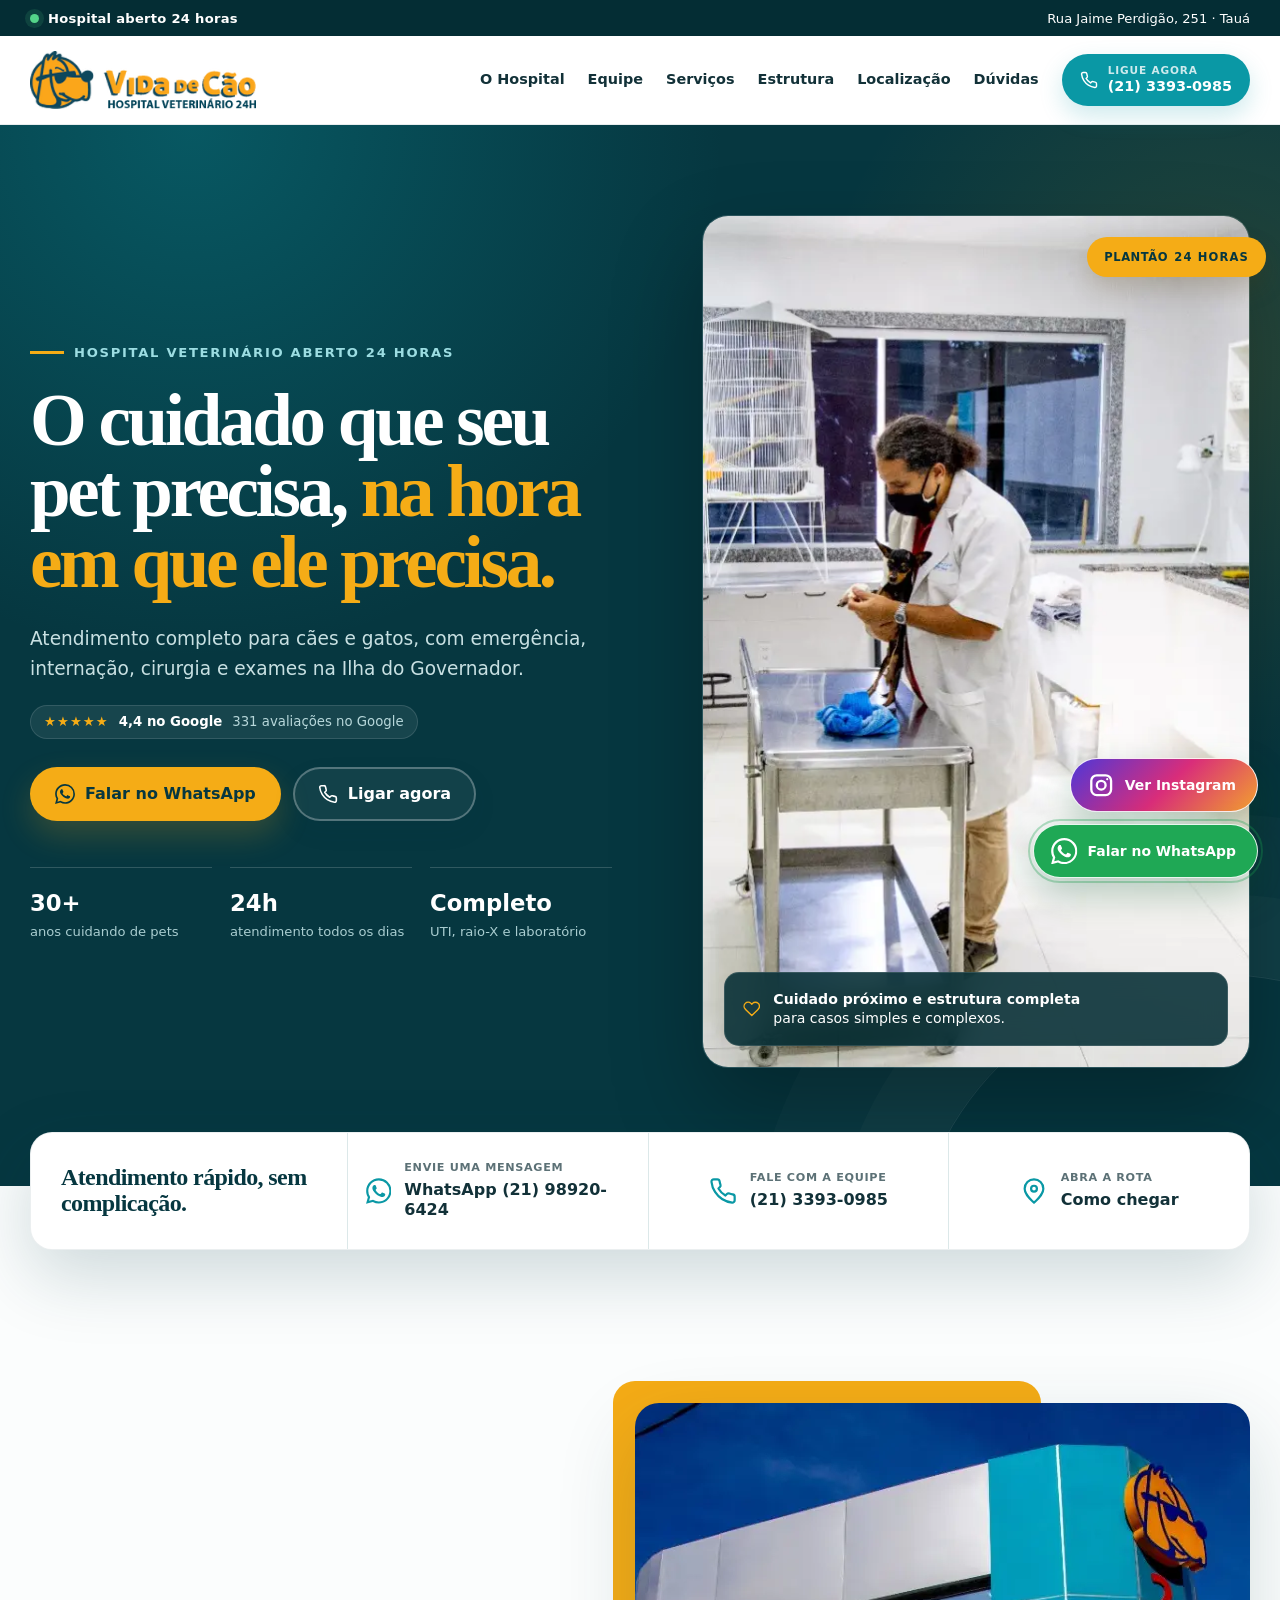
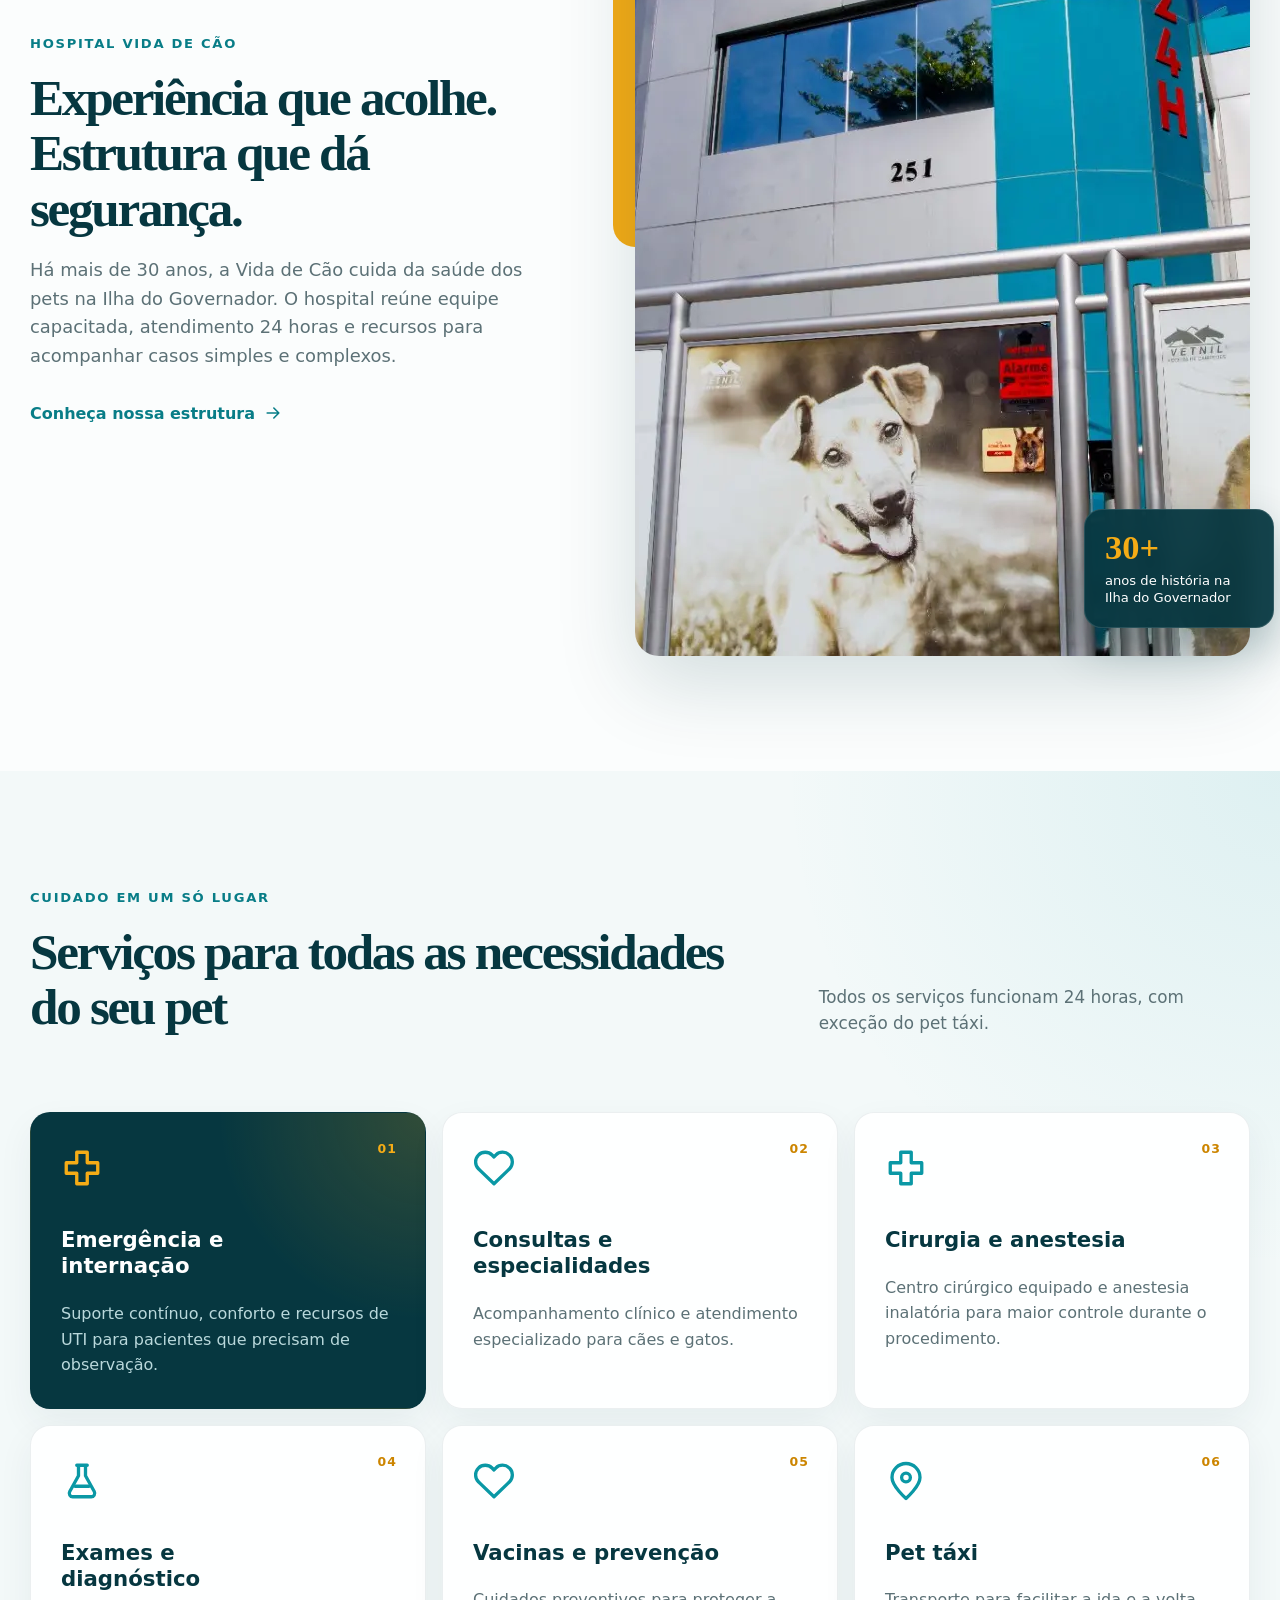
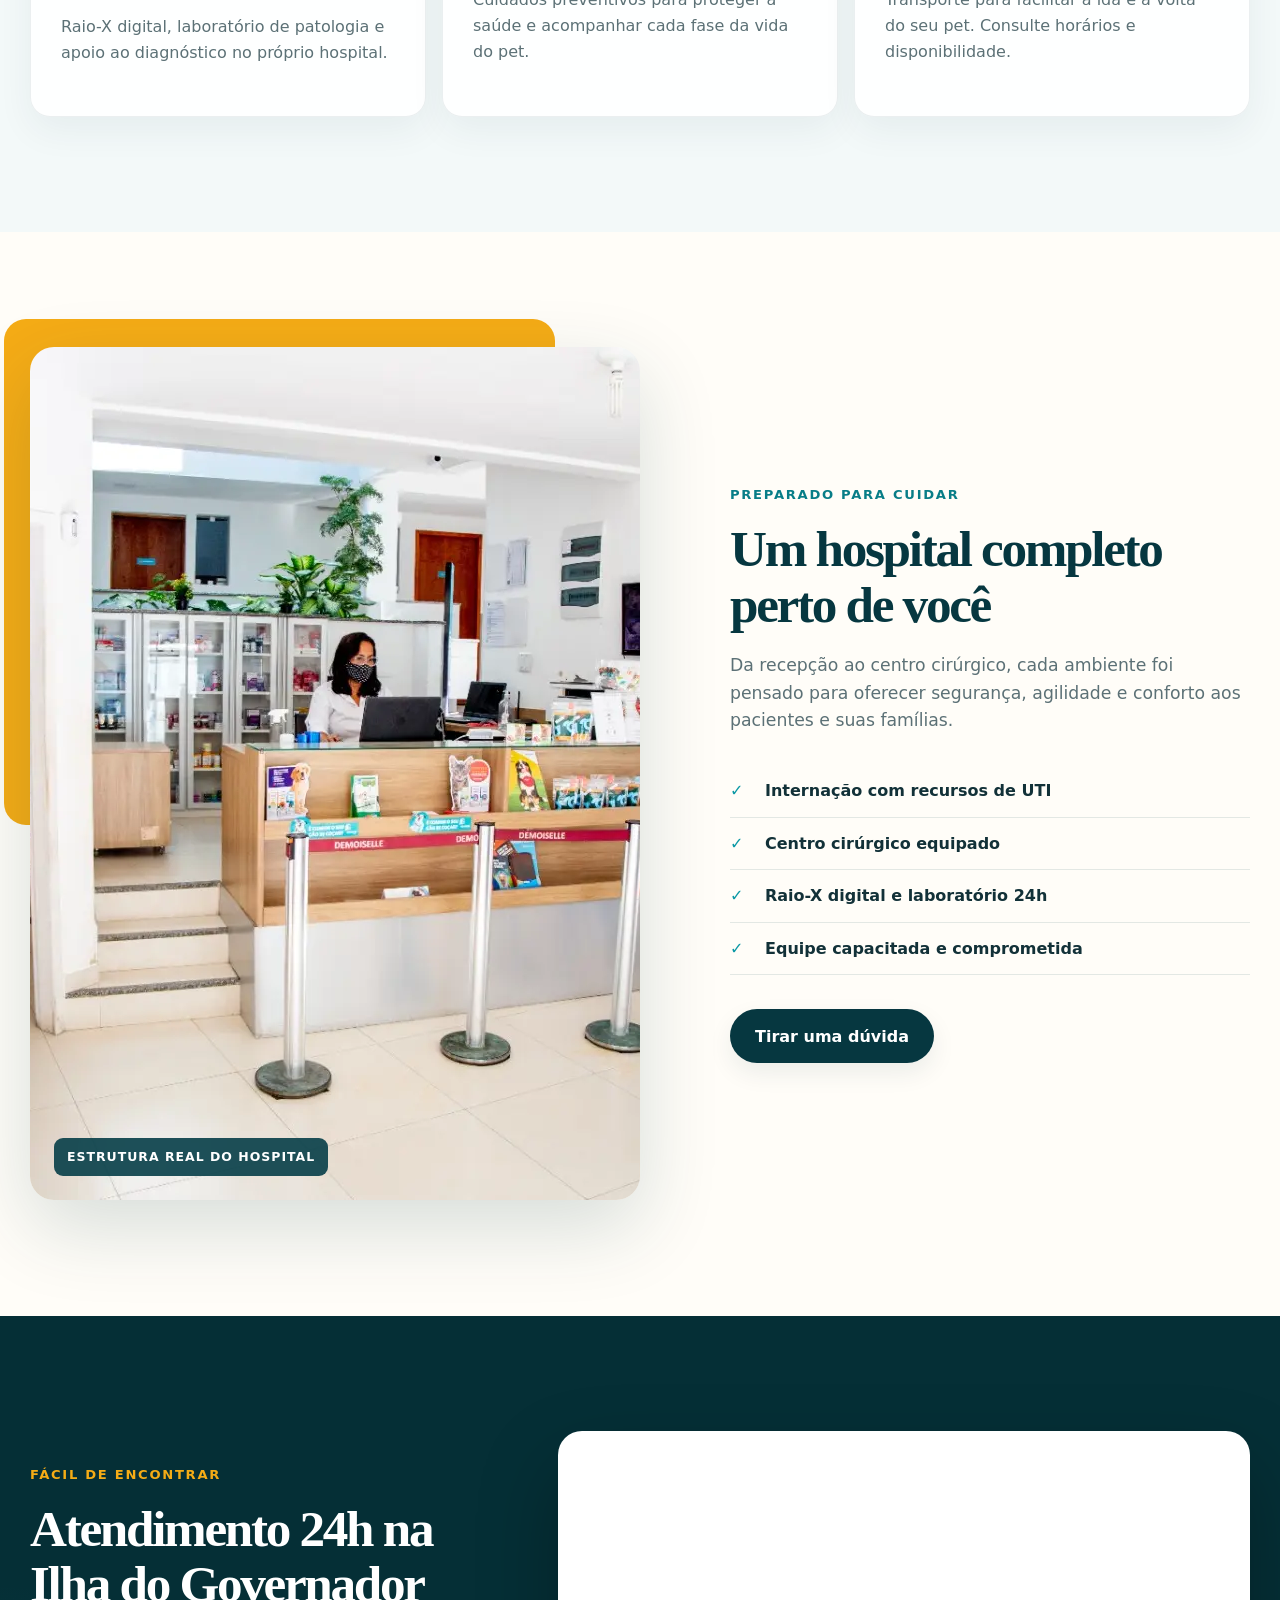
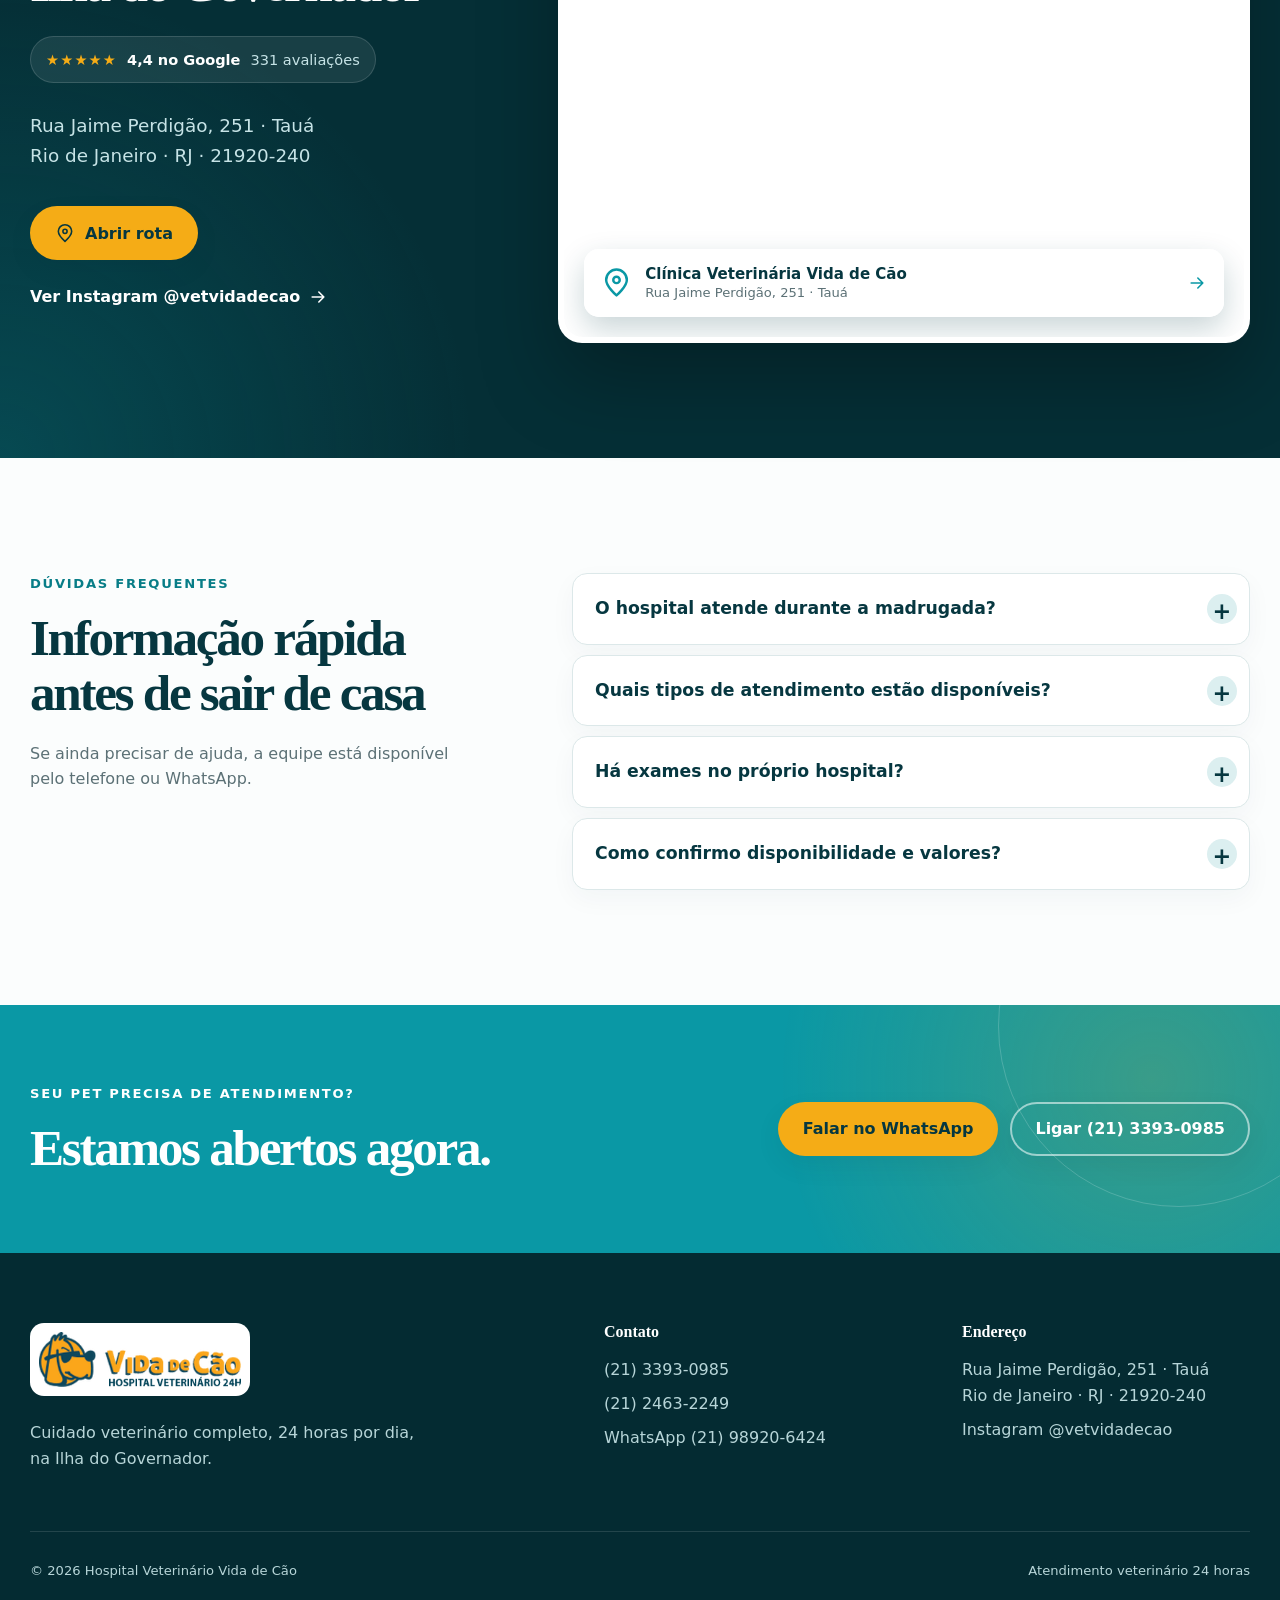
<file: index.html>
<!doctype html>
<html lang="pt-BR">
  <head>
    <meta charset="UTF-8" />
    <meta name="viewport" content="width=device-width, initial-scale=1" />
    <title>Hospital Veterinário 24h na Ilha do Governador | Vida de Cão</title>
    <meta
      name="description"
      content="Hospital Veterinário Vida de Cão: atendimento 24 horas, consultas, internação, cirurgia, exames e especialidades na Ilha do Governador."
    />
    <meta name="theme-color" content="#073f49" />
    <link
      rel="icon"
      type="image/svg+xml"
      href="data:image/svg+xml,%3Csvg xmlns='http://www.w3.org/2000/svg' viewBox='0 0 64 64'%3E%3Crect width='64' height='64' rx='16' fill='%23079cac'/%3E%3Ccircle cx='21' cy='20' r='7' fill='%23f7a915'/%3E%3Ccircle cx='43' cy='20' r='7' fill='%23f7a915'/%3E%3Ccircle cx='15' cy='35' r='6' fill='%23f7a915'/%3E%3Ccircle cx='49' cy='35' r='6' fill='%23f7a915'/%3E%3Cpath d='M32 28c-10 0-18 9-15 18 2 6 9 4 15 1 6 3 13 5 15-1 3-9-5-18-15-18Z' fill='%23fff'/%3E%3C/svg%3E"
    />
    <link rel="stylesheet" href="styles.css" />
    <script type="application/ld+json">
      {
        "@context": "https://schema.org",
        "@type": "VeterinaryCare",
        "name": "Hospital Veterinário Vida de Cão",
        "telephone": "+55 21 3393-0985",
        "address": {
          "@type": "PostalAddress",
          "streetAddress": "Rua Jaime Perdigão, 251",
          "postalCode": "21920-240",
          "addressLocality": "Rio de Janeiro",
          "addressRegion": "RJ",
          "addressCountry": "BR"
        },
        "openingHours": "Mo-Su 00:00-23:59",
        "aggregateRating": {
          "@type": "AggregateRating",
          "ratingValue": "4.4",
          "reviewCount": "331"
        },
        "sameAs": [
          "https://www.instagram.com/vetvidadecao/",
          "https://www.facebook.com/vetvidadecao/"
        ]
      }
    </script>
  </head>
  <body>
    <svg class="icon-sprite" aria-hidden="true">
      <symbol id="icon-phone" viewBox="0 0 24 24">
        <path d="M22 16.9v3a2 2 0 0 1-2.18 2 19.79 19.79 0 0 1-8.63-3.07 19.5 19.5 0 0 1-6-6A19.79 19.79 0 0 1 2.12 4.18 2 2 0 0 1 4.11 2h3a2 2 0 0 1 2 1.72c.13.96.36 1.9.69 2.8a2 2 0 0 1-.45 2.11L8.08 9.9a16 16 0 0 0 6 6l1.27-1.27a2 2 0 0 1 2.11-.45c.9.33 1.84.56 2.8.69A2 2 0 0 1 22 16.9Z" />
      </symbol>
      <symbol id="icon-whatsapp" viewBox="0 0 24 24">
        <path
          fill="currentColor"
          stroke="none"
          d="M17.472 14.382c-.297-.149-1.758-.867-2.03-.967-.273-.099-.471-.148-.67.15-.197.297-.767.966-.94 1.164-.173.199-.347.223-.644.075-.297-.15-1.255-.463-2.39-1.475-.883-.788-1.48-1.761-1.653-2.059-.173-.297-.018-.458.13-.606.134-.133.298-.347.446-.521.149-.173.198-.297.298-.495.099-.198.05-.372-.025-.521-.075-.148-.669-1.611-.916-2.206-.242-.579-.487-.5-.669-.51-.173-.009-.371-.011-.57-.011s-.52.074-.792.372c-.272.297-1.04 1.016-1.04 2.479s1.065 2.875 1.213 3.074c.149.198 2.095 3.2 5.076 4.487.709.306 1.262.489 1.694.626.712.226 1.36.194 1.871.118.571-.085 1.758-.719 2.006-1.413.248-.694.248-1.289.173-1.413-.074-.124-.272-.198-.57-.347m-5.421 7.403h-.004a9.87 9.87 0 0 1-5.031-1.378l-.361-.214-3.741.981.998-3.648-.235-.374a9.86 9.86 0 0 1-1.51-5.26c.001-5.45 4.436-9.884 9.888-9.884a9.8 9.8 0 0 1 7.021 2.91 9.82 9.82 0 0 1 2.9 7.025c-.003 5.45-4.437 9.884-9.886 9.884m8.413-18.297A11.815 11.815 0 0 0 12.05 0C5.495 0 .16 5.335.157 11.892c0 2.096.547 4.142 1.588 5.945L.057 24l6.304-1.654a11.882 11.882 0 0 0 5.683 1.448h.005c6.554 0 11.89-5.335 11.893-11.893a11.82 11.82 0 0 0-3.48-8.413Z"
        />
      </symbol>
      <symbol id="icon-instagram" viewBox="0 0 24 24">
        <rect x="3" y="3" width="18" height="18" rx="5" />
        <circle cx="12" cy="12" r="4" />
        <circle cx="17.5" cy="6.5" r="1" fill="currentColor" stroke="none" />
      </symbol>
      <symbol id="icon-pin" viewBox="0 0 24 24">
        <path d="M20 10c0 5-8 12-8 12S4 15 4 10a8 8 0 1 1 16 0Z" />
        <circle cx="12" cy="10" r="2.5" />
      </symbol>
      <symbol id="icon-menu" viewBox="0 0 24 24">
        <path d="M4 7h16M4 12h16M4 17h16" />
      </symbol>
      <symbol id="icon-clock" viewBox="0 0 24 24">
        <circle cx="12" cy="12" r="9" />
        <path d="M12 7v5l3 2" />
      </symbol>
      <symbol id="icon-cross" viewBox="0 0 24 24">
        <path d="M9 3h6v6h6v6h-6v6H9v-6H3V9h6V3Z" />
      </symbol>
      <symbol id="icon-heart" viewBox="0 0 24 24">
        <path d="M20.8 4.6a5.5 5.5 0 0 0-7.8 0L12 5.7l-1.1-1.1a5.5 5.5 0 0 0-7.8 7.8l1.1 1.1L12 21l7.8-7.5 1.1-1.1a5.5 5.5 0 0 0-.1-7.8Z" />
      </symbol>
      <symbol id="icon-lab" viewBox="0 0 24 24">
        <path d="M9 3h6M10 3v6l-5 9a2 2 0 0 0 1.8 3h10.4a2 2 0 0 0 1.8-3l-5-9V3" />
        <path d="M8 15h8" />
      </symbol>
      <symbol id="icon-arrow" viewBox="0 0 24 24">
        <path d="M5 12h14M13 6l6 6-6 6" />
      </symbol>
    </svg>

    <a class="skip-link" href="#conteudo">Pular para o conteúdo</a>

    <header class="site-header" data-header>
      <div class="header-top">
        <div class="shell header-top-inner">
          <span class="open-status"><span></span> Hospital aberto 24 horas</span>
          <a href="https://www.google.com/maps/search/?api=1&amp;query=Rua%20Jaime%20Perdig%C3%A3o%2C%20251%2C%20Tau%C3%A1%2C%20Rio%20de%20Janeiro%20-%20RJ%2C%2021920-240" target="_blank" rel="noopener">
            Rua Jaime Perdigão, 251 · Tauá
          </a>
        </div>
      </div>

      <div class="shell nav-row">
        <a class="brand" href="#inicio" aria-label="Vida de Cão, página inicial">
          <img src="assets/logo.png" width="280" height="73" alt="Hospital Veterinário Vida de Cão" />
        </a>

        <button class="menu-button" type="button" aria-label="Abrir menu" aria-controls="main-nav" aria-expanded="false" data-menu-button>
          <svg aria-hidden="true"><use href="#icon-menu"></use></svg>
        </button>

        <nav class="main-nav" id="main-nav" aria-label="Navegação principal" data-nav>
          <a href="#hospital">O Hospital</a>
          <a href="equipe.html">Equipe</a>
          <a href="#servicos">Serviços</a>
          <a href="#estrutura">Estrutura</a>
          <a href="#localizacao">Localização</a>
          <a href="#duvidas">Dúvidas</a>
          <a class="nav-phone" href="tel:+552133930985">
            <svg aria-hidden="true"><use href="#icon-phone"></use></svg>
            <span><small>Ligue agora</small>(21) 3393-0985</span>
          </a>
        </nav>
      </div>
    </header>

    <main id="conteudo">
      <section class="hero" id="inicio">
        <div class="shell hero-grid">
          <div class="hero-copy">
            <p class="eyebrow"><span></span> Hospital veterinário aberto 24 horas</p>
            <h1>O cuidado que seu pet precisa, <em>na hora em que ele precisa.</em></h1>
            <p class="hero-lead">
              Atendimento completo para cães e gatos, com emergência, internação, cirurgia e exames na Ilha do Governador.
            </p>
            <a
              class="hero-rating"
              href="https://www.google.com/search?q=vida+de+c%C3%A3o+ilha+do+governador"
              target="_blank"
              rel="noopener"
              aria-label="Ver as 331 avaliações da Clínica Veterinária Vida de Cão no Google"
            >
              <span class="rating-stars" aria-hidden="true">★★★★★</span>
              <strong>4,4 no Google</strong>
              <span>331 avaliações no Google</span>
            </a>
            <div class="hero-actions" aria-label="Formas de contato">
              <a class="button button-primary" href="https://api.whatsapp.com/send?phone=5521989206424&amp;text=Ol%C3%A1%21%20Gostaria%20de%20informa%C3%A7%C3%B5es%20sobre%20o%20atendimento." target="_blank" rel="noopener">
                <svg aria-hidden="true"><use href="#icon-whatsapp"></use></svg>
                Falar no WhatsApp
              </a>
              <a class="button button-secondary" href="tel:+552133930985">
                <svg aria-hidden="true"><use href="#icon-phone"></use></svg>
                Ligar agora
              </a>
            </div>
            <dl class="hero-proof" aria-label="Diferenciais do hospital">
              <div><dt>30+</dt><dd>anos cuidando de pets</dd></div>
              <div><dt>24h</dt><dd>atendimento todos os dias</dd></div>
              <div><dt>Completo</dt><dd>UTI, raio-X e laboratório</dd></div>
            </dl>
          </div>

          <div class="hero-visual">
            <div class="open-ribbon"><span>Plantão</span> 24 horas</div>
            <img
              src="assets/atendimento.webp"
              width="1280"
              height="853"
              alt="Médica veterinária atendendo um cão no Hospital Vida de Cão"
              fetchpriority="high"
            />
            <div class="hero-caption">
              <svg aria-hidden="true"><use href="#icon-heart"></use></svg>
              <span><strong>Cuidado próximo e estrutura completa</strong> para casos simples e complexos.</span>
            </div>
          </div>
        </div>
      </section>

      <section class="contact-dock" aria-labelledby="contato-rapido">
        <div class="shell contact-dock-grid">
          <h2 id="contato-rapido">Atendimento rápido, sem complicação.</h2>
          <a href="https://api.whatsapp.com/send?phone=5521989206424&amp;text=Ol%C3%A1%21%20Preciso%20de%20atendimento%20veterin%C3%A1rio." target="_blank" rel="noopener">
            <svg aria-hidden="true"><use href="#icon-whatsapp"></use></svg>
            <span><small>Envie uma mensagem</small>WhatsApp (21) 98920-6424</span>
          </a>
          <a href="tel:+552133930985">
            <svg aria-hidden="true"><use href="#icon-phone"></use></svg>
            <span><small>Fale com a equipe</small>(21) 3393-0985</span>
          </a>
          <a href="https://www.google.com/maps/search/?api=1&amp;query=Rua%20Jaime%20Perdig%C3%A3o%2C%20251%2C%20Ilha%20do%20Governador%2C%20RJ" target="_blank" rel="noopener">
            <svg aria-hidden="true"><use href="#icon-pin"></use></svg>
            <span><small>Abra a rota</small>Como chegar</span>
          </a>
        </div>
      </section>

      <section class="section hospital" id="hospital">
        <div class="shell hospital-grid">
          <div class="hospital-intro">
            <p class="eyebrow">Hospital Vida de Cão</p>
            <h2>Experiência que acolhe. Estrutura que dá segurança.</h2>
            <p>
              Há mais de 30 anos, a Vida de Cão cuida da saúde dos pets na Ilha do Governador. O hospital reúne equipe capacitada, atendimento 24 horas e recursos para acompanhar casos simples e complexos.
            </p>
            <a class="text-link" href="#estrutura">Conheça nossa estrutura <svg aria-hidden="true"><use href="#icon-arrow"></use></svg></a>
          </div>
          <div class="hospital-showcase">
            <img
              src="assets/fachada.webp"
              width="1280"
              height="853"
              loading="lazy"
              alt="Fachada do Hospital Veterinário Vida de Cão"
            />
            <div class="hospital-seal">
              <strong>30+</strong>
              <span>anos de história na Ilha do Governador</span>
            </div>
          </div>
        </div>
      </section>

      <section class="section services" id="servicos">
        <div class="shell">
          <div class="section-heading">
            <div>
              <p class="eyebrow">Cuidado em um só lugar</p>
              <h2>Serviços para todas as necessidades do seu pet</h2>
            </div>
            <p>Todos os serviços funcionam 24 horas, com exceção do pet táxi.</p>
          </div>

          <div class="service-list">
            <article>
              <span class="service-number">01</span>
              <svg aria-hidden="true"><use href="#icon-cross"></use></svg>
              <h3>Emergência e internação</h3>
              <p>Suporte contínuo, conforto e recursos de UTI para pacientes que precisam de observação.</p>
            </article>
            <article>
              <span class="service-number">02</span>
              <svg aria-hidden="true"><use href="#icon-heart"></use></svg>
              <h3>Consultas e especialidades</h3>
              <p>Acompanhamento clínico e atendimento especializado para cães e gatos.</p>
            </article>
            <article>
              <span class="service-number">03</span>
              <svg aria-hidden="true"><use href="#icon-cross"></use></svg>
              <h3>Cirurgia e anestesia</h3>
              <p>Centro cirúrgico equipado e anestesia inalatória para maior controle durante o procedimento.</p>
            </article>
            <article>
              <span class="service-number">04</span>
              <svg aria-hidden="true"><use href="#icon-lab"></use></svg>
              <h3>Exames e diagnóstico</h3>
              <p>Raio-X digital, laboratório de patologia e apoio ao diagnóstico no próprio hospital.</p>
            </article>
            <article>
              <span class="service-number">05</span>
              <svg aria-hidden="true"><use href="#icon-heart"></use></svg>
              <h3>Vacinas e prevenção</h3>
              <p>Cuidados preventivos para proteger a saúde e acompanhar cada fase da vida do pet.</p>
            </article>
            <article>
              <span class="service-number">06</span>
              <svg aria-hidden="true"><use href="#icon-pin"></use></svg>
              <h3>Pet táxi</h3>
              <p>Transporte para facilitar a ida e a volta do seu pet. Consulte horários e disponibilidade.</p>
            </article>
          </div>
        </div>
      </section>

      <section class="section structure" id="estrutura">
        <div class="shell structure-grid">
          <div class="structure-photo">
            <img
              src="assets/recepcao.webp"
              width="1280"
              height="853"
              loading="lazy"
              alt="Recepção do Hospital Veterinário Vida de Cão"
            />
            <span>Estrutura real do hospital</span>
          </div>
          <div class="structure-copy">
            <p class="eyebrow">Preparado para cuidar</p>
            <h2>Um hospital completo perto de você</h2>
            <p>
              Da recepção ao centro cirúrgico, cada ambiente foi pensado para oferecer segurança, agilidade e conforto aos pacientes e suas famílias.
            </p>
            <ul class="check-list">
              <li>Internação com recursos de UTI</li>
              <li>Centro cirúrgico equipado</li>
              <li>Raio-X digital e laboratório 24h</li>
              <li>Equipe capacitada e comprometida</li>
            </ul>
            <a class="button button-dark" href="https://api.whatsapp.com/send?phone=5521989206424&amp;text=Ol%C3%A1%21%20Gostaria%20de%20saber%20mais%20sobre%20o%20atendimento." target="_blank" rel="noopener">Tirar uma dúvida</a>
          </div>
        </div>
      </section>

      <section class="section location" id="localizacao">
        <div class="shell location-grid">
          <div class="location-copy">
            <p class="eyebrow">Fácil de encontrar</p>
            <h2>Atendimento 24h na Ilha do Governador</h2>
            <a
              class="google-rating"
              href="https://www.google.com/search?q=vida+de+c%C3%A3o+ilha+do+governador"
              target="_blank"
              rel="noopener"
              aria-label="Ver as 331 avaliações da Clínica Veterinária Vida de Cão no Google"
            >
              <span class="rating-stars" aria-hidden="true">★★★★★</span>
              <strong>4,4 no Google</strong>
              <span>331 avaliações</span>
            </a>
            <address>
              Rua Jaime Perdigão, 251 · Tauá<br />
              Rio de Janeiro · RJ · 21920-240
            </address>
            <div class="location-actions">
              <a class="button button-primary" href="https://www.google.com/maps/search/?api=1&amp;query=Rua%20Jaime%20Perdig%C3%A3o%2C%20251%2C%20Ilha%20do%20Governador%2C%20RJ" target="_blank" rel="noopener">
                <svg aria-hidden="true"><use href="#icon-pin"></use></svg>
                Abrir rota
              </a>
              <a class="text-link light" href="https://www.instagram.com/vetvidadecao/" target="_blank" rel="noopener">Ver Instagram @vetvidadecao <svg aria-hidden="true"><use href="#icon-arrow"></use></svg></a>
            </div>
          </div>
          <div class="location-map">
            <iframe
              title="Mapa com a localização da Clínica Veterinária Vida de Cão"
              src="https://www.google.com/maps?q=Cl%C3%ADnica%20Veterin%C3%A1ria%20Vida%20de%20C%C3%A3o%2C%20Rua%20Jaime%20Perdig%C3%A3o%2C%20251%2C%20Tau%C3%A1%2C%20Rio%20de%20Janeiro%20-%20RJ%2C%2021920-240&amp;output=embed"
              width="700"
              height="500"
              loading="lazy"
              referrerpolicy="no-referrer-when-downgrade"
              allowfullscreen
            ></iframe>
            <a
              class="map-caption"
              href="https://www.google.com/maps/search/?api=1&amp;query=Rua%20Jaime%20Perdig%C3%A3o%2C%20251%2C%20Tau%C3%A1%2C%20Rio%20de%20Janeiro%20-%20RJ%2C%2021920-240"
              target="_blank"
              rel="noopener"
            >
              <svg aria-hidden="true"><use href="#icon-pin"></use></svg>
              <span><strong>Clínica Veterinária Vida de Cão</strong>Rua Jaime Perdigão, 251 · Tauá</span>
              <svg class="map-caption-arrow" aria-hidden="true"><use href="#icon-arrow"></use></svg>
            </a>
          </div>
        </div>
      </section>

      <section class="section faq" id="duvidas">
        <div class="shell faq-grid">
          <div>
            <p class="eyebrow">Dúvidas frequentes</p>
            <h2>Informação rápida antes de sair de casa</h2>
            <p>Se ainda precisar de ajuda, a equipe está disponível pelo telefone ou WhatsApp.</p>
          </div>
          <div class="faq-list">
            <details>
              <summary>O hospital atende durante a madrugada?</summary>
              <p>Sim. O atendimento veterinário funciona 24 horas, todos os dias.</p>
            </details>
            <details>
              <summary>Quais tipos de atendimento estão disponíveis?</summary>
              <p>O hospital oferece consultas, internação, cirurgia, exames, vacinas e especialidades veterinárias.</p>
            </details>
            <details>
              <summary>Há exames no próprio hospital?</summary>
              <p>Sim. A estrutura conta com raio-X digital e laboratório de patologia 24 horas.</p>
            </details>
            <details>
              <summary>Como confirmo disponibilidade e valores?</summary>
              <p>Fale diretamente com a equipe pelo WhatsApp ou telefone antes de se deslocar.</p>
            </details>
          </div>
        </div>
      </section>

      <section class="final-cta">
        <div class="shell final-cta-grid">
          <div>
            <p class="eyebrow">Seu pet precisa de atendimento?</p>
            <h2>Estamos abertos agora.</h2>
          </div>
          <div class="final-cta-actions">
            <a class="button button-primary" href="https://api.whatsapp.com/send?phone=5521989206424&amp;text=Ol%C3%A1%21%20Preciso%20de%20atendimento%20veterin%C3%A1rio." target="_blank" rel="noopener">Falar no WhatsApp</a>
            <a class="button button-outline" href="tel:+552133930985">Ligar (21) 3393-0985</a>
          </div>
        </div>
      </section>
    </main>

    <footer class="site-footer">
      <div class="shell footer-grid">
        <div>
          <img src="assets/logo.png" width="280" height="73" loading="lazy" alt="Hospital Veterinário Vida de Cão" />
          <p>Cuidado veterinário completo, 24 horas por dia, na Ilha do Governador.</p>
        </div>
        <div>
          <h2>Contato</h2>
          <a href="tel:+552133930985">(21) 3393-0985</a>
          <a href="tel:+552124632249">(21) 2463-2249</a>
          <a href="https://api.whatsapp.com/send?phone=5521989206424" target="_blank" rel="noopener">WhatsApp (21) 98920-6424</a>
        </div>
        <div>
          <h2>Endereço</h2>
          <p>Rua Jaime Perdigão, 251 · Tauá<br />Rio de Janeiro · RJ · 21920-240</p>
          <a href="https://www.instagram.com/vetvidadecao/" target="_blank" rel="noopener">Instagram @vetvidadecao</a>
        </div>
      </div>
      <div class="shell footer-bottom">
        <span>© <span data-year></span> Hospital Veterinário Vida de Cão</span>
        <span>Atendimento veterinário 24 horas</span>
      </div>
    </footer>

    <nav class="mobile-contact" aria-label="Contato rápido">
      <a href="https://api.whatsapp.com/send?phone=5521989206424" target="_blank" rel="noopener"><svg aria-hidden="true"><use href="#icon-whatsapp"></use></svg>WhatsApp</a>
      <a href="tel:+552133930985"><svg aria-hidden="true"><use href="#icon-phone"></use></svg>Ligar</a>
      <a href="https://www.google.com/maps/search/?api=1&amp;query=Rua%20Jaime%20Perdig%C3%A3o%2C%20251%2C%20Tau%C3%A1%2C%20Rio%20de%20Janeiro%20-%20RJ%2C%2021920-240" target="_blank" rel="noopener"><svg aria-hidden="true"><use href="#icon-pin"></use></svg>Rota</a>
      <a href="https://www.instagram.com/vetvidadecao/" target="_blank" rel="noopener"><svg aria-hidden="true"><use href="#icon-instagram"></use></svg>Instagram</a>
    </nav>

    <nav class="floating-actions" aria-label="Canais de atendimento">
      <a
        class="floating-action instagram-floating"
        href="https://www.instagram.com/vetvidadecao/"
        target="_blank"
        rel="noopener"
        aria-label="Abrir o Instagram da Clínica Veterinária Vida de Cão"
      >
        <svg aria-hidden="true"><use href="#icon-instagram"></use></svg>
        <span>Ver Instagram</span>
      </a>
      <a
        class="floating-action whatsapp-floating"
        href="https://api.whatsapp.com/send?phone=5521989206424&amp;text=Ol%C3%A1%21%20Gostaria%20de%20informa%C3%A7%C3%B5es%20sobre%20o%20atendimento%20veterin%C3%A1rio."
        target="_blank"
        rel="noopener"
        aria-label="Falar com a Clínica Veterinária Vida de Cão pelo WhatsApp"
      >
        <svg aria-hidden="true"><use href="#icon-whatsapp"></use></svg>
        <span>Falar no WhatsApp</span>
      </a>
    </nav>

    <script src="script.js" defer></script>
  </body>
</html>
</file>
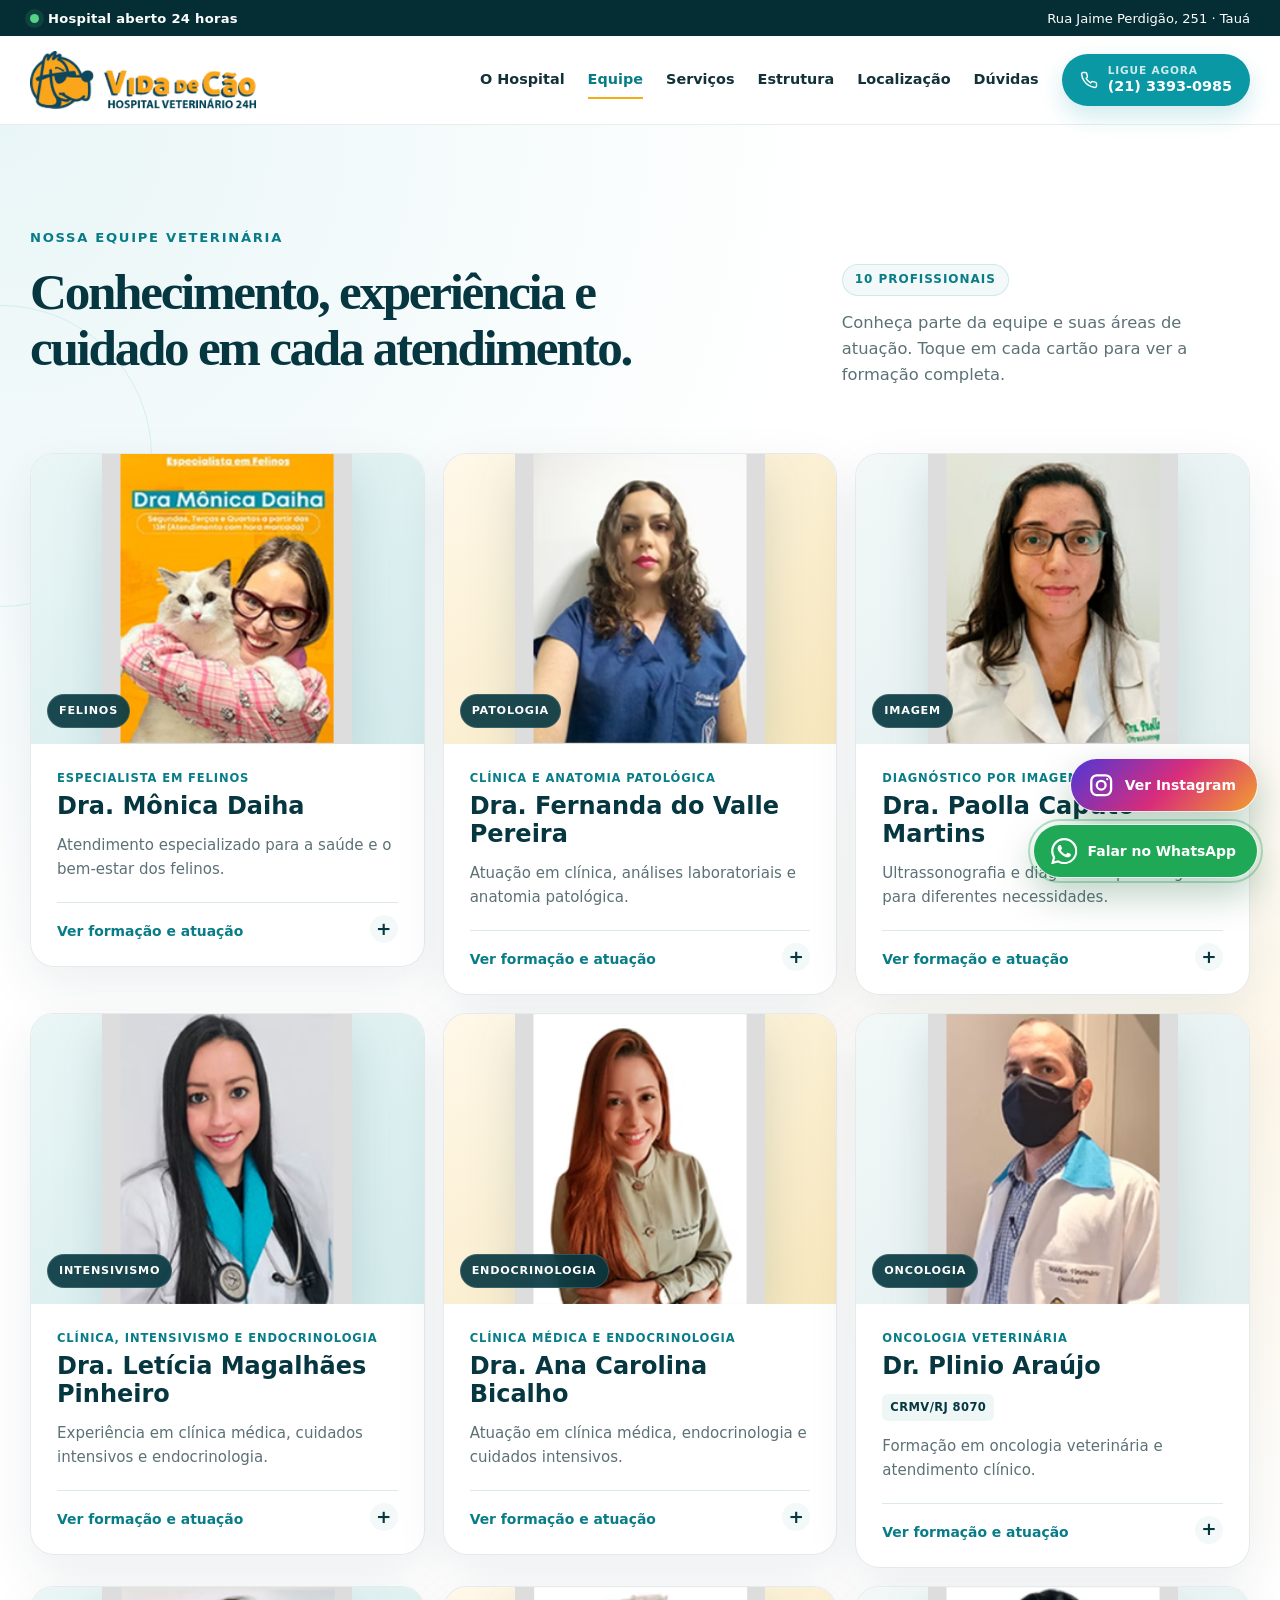
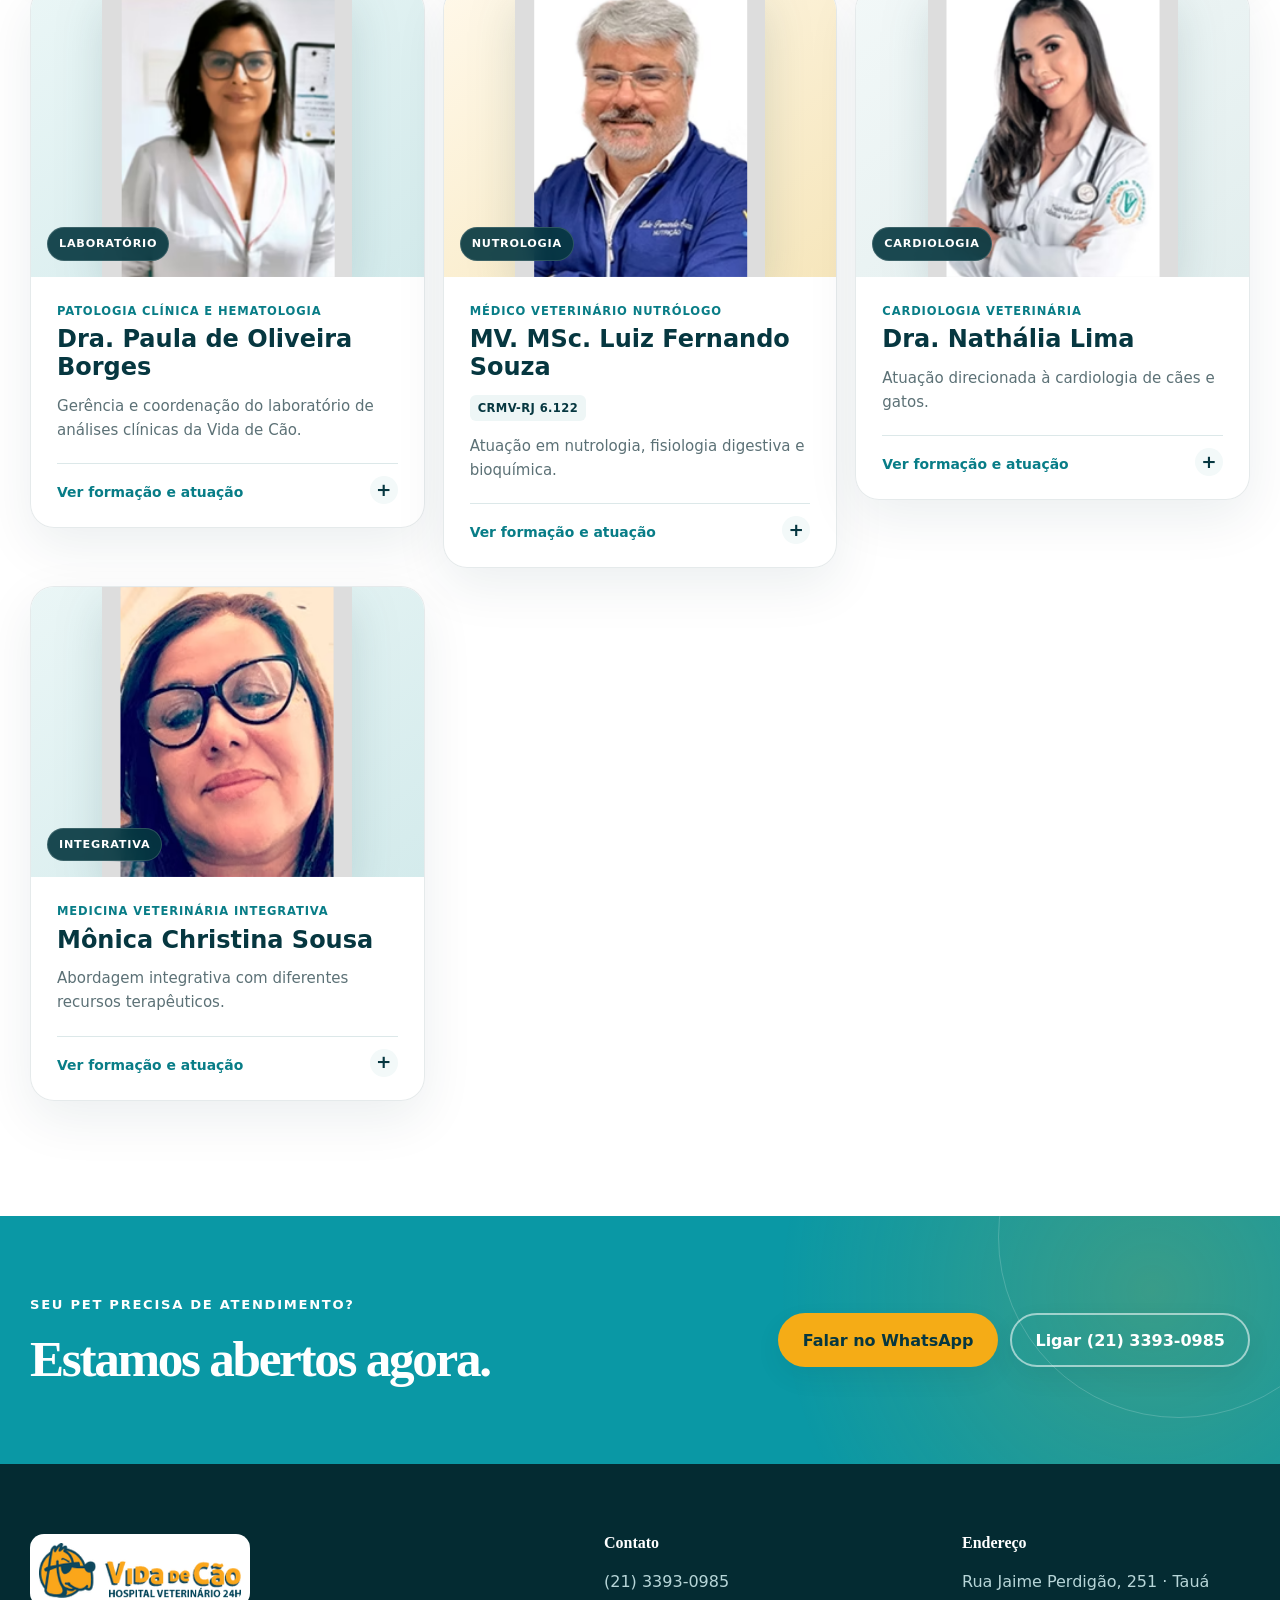
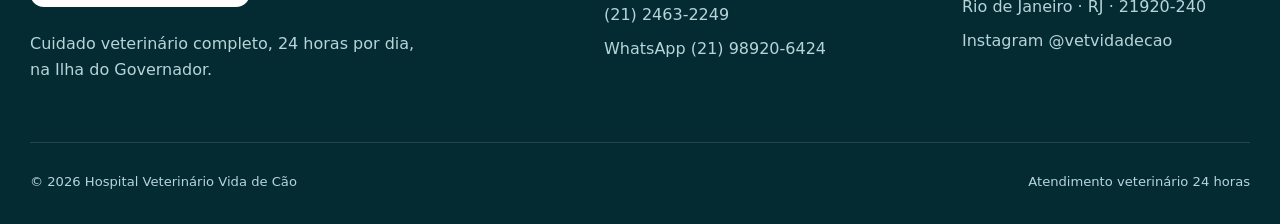
<file: equipe.html>
<!doctype html>
<html lang="pt-BR">
  <head>
    <meta charset="UTF-8" />
    <meta name="viewport" content="width=device-width, initial-scale=1" />
    <title>Equipe Veterinária | Hospital Vida de Cão</title>
    <meta
      name="description"
      content="Conheça a equipe de médicos veterinários e especialistas do Hospital Veterinário Vida de Cão, na Ilha do Governador."
    />
    <meta name="theme-color" content="#073f49" />
    <link
      rel="icon"
      type="image/svg+xml"
      href="data:image/svg+xml,%3Csvg xmlns='http://www.w3.org/2000/svg' viewBox='0 0 64 64'%3E%3Crect width='64' height='64' rx='16' fill='%23079cac'/%3E%3Ccircle cx='21' cy='20' r='7' fill='%23f7a915'/%3E%3Ccircle cx='43' cy='20' r='7' fill='%23f7a915'/%3E%3Ccircle cx='15' cy='35' r='6' fill='%23f7a915'/%3E%3Ccircle cx='49' cy='35' r='6' fill='%23f7a915'/%3E%3Cpath d='M32 28c-10 0-18 9-15 18 2 6 9 4 15 1 6 3 13 5 15-1 3-9-5-18-15-18Z' fill='%23fff'/%3E%3C/svg%3E"
    />
    <link rel="stylesheet" href="styles.css" />
    <script type="application/ld+json">
      {
        "@context": "https://schema.org",
        "@type": "VeterinaryCare",
        "name": "Hospital Veterinário Vida de Cão",
        "telephone": "+55 21 3393-0985",
        "address": {
          "@type": "PostalAddress",
          "streetAddress": "Rua Jaime Perdigão, 251",
          "postalCode": "21920-240",
          "addressLocality": "Rio de Janeiro",
          "addressRegion": "RJ",
          "addressCountry": "BR"
        },
        "openingHours": "Mo-Su 00:00-23:59",
        "aggregateRating": {
          "@type": "AggregateRating",
          "ratingValue": "4.4",
          "reviewCount": "331"
        },
        "sameAs": [
          "https://www.instagram.com/vetvidadecao/",
          "https://www.facebook.com/vetvidadecao/"
        ]
      }
    </script>
  </head>
  <body class="team-page">
    <svg class="icon-sprite" aria-hidden="true">
      <symbol id="icon-phone" viewBox="0 0 24 24">
        <path d="M22 16.9v3a2 2 0 0 1-2.18 2 19.79 19.79 0 0 1-8.63-3.07 19.5 19.5 0 0 1-6-6A19.79 19.79 0 0 1 2.12 4.18 2 2 0 0 1 4.11 2h3a2 2 0 0 1 2 1.72c.13.96.36 1.9.69 2.8a2 2 0 0 1-.45 2.11L8.08 9.9a16 16 0 0 0 6 6l1.27-1.27a2 2 0 0 1 2.11-.45c.9.33 1.84.56 2.8.69A2 2 0 0 1 22 16.9Z" />
      </symbol>
      <symbol id="icon-whatsapp" viewBox="0 0 24 24">
        <path
          fill="currentColor"
          stroke="none"
          d="M17.472 14.382c-.297-.149-1.758-.867-2.03-.967-.273-.099-.471-.148-.67.15-.197.297-.767.966-.94 1.164-.173.199-.347.223-.644.075-.297-.15-1.255-.463-2.39-1.475-.883-.788-1.48-1.761-1.653-2.059-.173-.297-.018-.458.13-.606.134-.133.298-.347.446-.521.149-.173.198-.297.298-.495.099-.198.05-.372-.025-.521-.075-.148-.669-1.611-.916-2.206-.242-.579-.487-.5-.669-.51-.173-.009-.371-.011-.57-.011s-.52.074-.792.372c-.272.297-1.04 1.016-1.04 2.479s1.065 2.875 1.213 3.074c.149.198 2.095 3.2 5.076 4.487.709.306 1.262.489 1.694.626.712.226 1.36.194 1.871.118.571-.085 1.758-.719 2.006-1.413.248-.694.248-1.289.173-1.413-.074-.124-.272-.198-.57-.347m-5.421 7.403h-.004a9.87 9.87 0 0 1-5.031-1.378l-.361-.214-3.741.981.998-3.648-.235-.374a9.86 9.86 0 0 1-1.51-5.26c.001-5.45 4.436-9.884 9.888-9.884a9.8 9.8 0 0 1 7.021 2.91 9.82 9.82 0 0 1 2.9 7.025c-.003 5.45-4.437 9.884-9.886 9.884m8.413-18.297A11.815 11.815 0 0 0 12.05 0C5.495 0 .16 5.335.157 11.892c0 2.096.547 4.142 1.588 5.945L.057 24l6.304-1.654a11.882 11.882 0 0 0 5.683 1.448h.005c6.554 0 11.89-5.335 11.893-11.893a11.82 11.82 0 0 0-3.48-8.413Z"
        />
      </symbol>
      <symbol id="icon-instagram" viewBox="0 0 24 24">
        <rect x="3" y="3" width="18" height="18" rx="5" />
        <circle cx="12" cy="12" r="4" />
        <circle cx="17.5" cy="6.5" r="1" fill="currentColor" stroke="none" />
      </symbol>
      <symbol id="icon-pin" viewBox="0 0 24 24">
        <path d="M20 10c0 5-8 12-8 12S4 15 4 10a8 8 0 1 1 16 0Z" />
        <circle cx="12" cy="10" r="2.5" />
      </symbol>
      <symbol id="icon-menu" viewBox="0 0 24 24">
        <path d="M4 7h16M4 12h16M4 17h16" />
      </symbol>
      <symbol id="icon-clock" viewBox="0 0 24 24">
        <circle cx="12" cy="12" r="9" />
        <path d="M12 7v5l3 2" />
      </symbol>
      <symbol id="icon-cross" viewBox="0 0 24 24">
        <path d="M9 3h6v6h6v6h-6v6H9v-6H3V9h6V3Z" />
      </symbol>
      <symbol id="icon-heart" viewBox="0 0 24 24">
        <path d="M20.8 4.6a5.5 5.5 0 0 0-7.8 0L12 5.7l-1.1-1.1a5.5 5.5 0 0 0-7.8 7.8l1.1 1.1L12 21l7.8-7.5 1.1-1.1a5.5 5.5 0 0 0-.1-7.8Z" />
      </symbol>
      <symbol id="icon-lab" viewBox="0 0 24 24">
        <path d="M9 3h6M10 3v6l-5 9a2 2 0 0 0 1.8 3h10.4a2 2 0 0 0 1.8-3l-5-9V3" />
        <path d="M8 15h8" />
      </symbol>
      <symbol id="icon-arrow" viewBox="0 0 24 24">
        <path d="M5 12h14M13 6l6 6-6 6" />
      </symbol>
    </svg>

    <a class="skip-link" href="#conteudo">Pular para o conteúdo</a>

    <header class="site-header" data-header>
      <div class="header-top">
        <div class="shell header-top-inner">
          <span class="open-status"><span></span> Hospital aberto 24 horas</span>
          <a href="https://www.google.com/maps/search/?api=1&amp;query=Rua%20Jaime%20Perdig%C3%A3o%2C%20251%2C%20Tau%C3%A1%2C%20Rio%20de%20Janeiro%20-%20RJ%2C%2021920-240" target="_blank" rel="noopener">
            Rua Jaime Perdigão, 251 · Tauá
          </a>
        </div>
      </div>

      <div class="shell nav-row">
        <a class="brand" href="index.html#inicio" aria-label="Vida de Cão, página inicial">
          <img src="assets/logo.png" width="280" height="73" alt="Hospital Veterinário Vida de Cão" />
        </a>

        <button class="menu-button" type="button" aria-label="Abrir menu" aria-controls="main-nav" aria-expanded="false" data-menu-button>
          <svg aria-hidden="true"><use href="#icon-menu"></use></svg>
        </button>

        <nav class="main-nav" id="main-nav" aria-label="Navegação principal" data-nav>
          <a href="index.html#hospital">O Hospital</a>
          <a class="is-active" href="equipe.html" aria-current="page">Equipe</a>
          <a href="index.html#servicos">Serviços</a>
          <a href="index.html#estrutura">Estrutura</a>
          <a href="index.html#localizacao">Localização</a>
          <a href="index.html#duvidas">Dúvidas</a>
          <a class="nav-phone" href="tel:+552133930985">
            <svg aria-hidden="true"><use href="#icon-phone"></use></svg>
            <span><small>Ligue agora</small>(21) 3393-0985</span>
          </a>
        </nav>
      </div>
    </header>

    <main id="conteudo">
      <section class="section team" id="equipe" aria-labelledby="equipe-titulo">
        <div class="shell">
          <div class="team-heading">
            <div>
              <p class="eyebrow">Nossa equipe veterinária</p>
              <h2 id="equipe-titulo">Conhecimento, experiência e cuidado em cada atendimento.</h2>
            </div>
            <div class="team-intro">
              <span>10 profissionais</span>
              <p>Conheça parte da equipe e suas áreas de atuação. Toque em cada cartão para ver a formação completa.</p>
            </div>
          </div>

          <div class="team-grid">
            <article class="team-card">
              <div class="team-photo">
                <svg class="team-portrait" viewBox="132 273 180 245" role="img" aria-label="Dra. Mônica Daiha com um gato">
                  <image href="assets/team/equipe-1.png" width="1306" height="1000" />
                </svg>
                <span>Felinos</span>
              </div>
              <div class="team-card-body">
                <p class="team-role">Especialista em felinos</p>
                <h3>Dra. Mônica Daiha</h3>
                <p>Atendimento especializado para a saúde e o bem-estar dos felinos.</p>
                <details>
                  <summary>Ver formação e atuação</summary>
                  <ul>
                    <li>Graduada pela Universidade Federal Fluminense em 1998.</li>
                    <li>Atendimento clínico na Gatos e Gatos, sob supervisão de Heloísa Justen, entre 1998 e 2005.</li>
                    <li>Professora da Faculdade Qualitas desde 2003.</li>
                    <li>Pós-graduada em clínica médica e cirúrgica de felinos pela Qualitas.</li>
                    <li>Mestrado pela Universidade Federal Fluminense em 2012.</li>
                    <li>Membro fundadora e ex-presidente da ABFEL; membro da AAFP.</li>
                  </ul>
                </details>
              </div>
            </article>

            <article class="team-card">
              <div class="team-photo">
                <svg class="team-portrait" viewBox="544 273 180 245" role="img" aria-label="Dra. Fernanda do Valle Pereira">
                  <image href="assets/team/equipe-1.png" width="1306" height="1000" />
                </svg>
                <span>Patologia</span>
              </div>
              <div class="team-card-body">
                <p class="team-role">Clínica e anatomia patológica</p>
                <h3>Dra. Fernanda do Valle Pereira</h3>
                <p>Atuação em clínica, análises laboratoriais e anatomia patológica.</p>
                <details>
                  <summary>Ver formação e atuação</summary>
                  <ul>
                    <li>Médica veterinária pela Universidade Castelo Branco.</li>
                    <li>Mestre em Clínica e Reprodução Animal, com ênfase em Anatomia Patológica e Parasitologia Animal.</li>
                    <li>Residência em Anatomia Patológica Veterinária pela Universidade Federal Fluminense.</li>
                    <li>Vivência em análises clínicas, histopatologia e necropsia.</li>
                  </ul>
                </details>
              </div>
            </article>

            <article class="team-card">
              <div class="team-photo">
                <svg class="team-portrait" viewBox="956 273 180 245" role="img" aria-label="Dra. Paolla Caputo Martins">
                  <image href="assets/team/equipe-1.png" width="1306" height="1000" />
                </svg>
                <span>Imagem</span>
              </div>
              <div class="team-card-body">
                <p class="team-role">Diagnóstico por imagem</p>
                <h3>Dra. Paolla Caputo Martins</h3>
                <p>Ultrassonografia e diagnóstico por imagem para diferentes necessidades.</p>
                <details>
                  <summary>Ver formação e atuação</summary>
                  <ul>
                    <li>Pós-graduada em diagnóstico por imagem, com especialização em ultrassonografia e intervenções guiadas.</li>
                    <li>Ultrassom abdominal, torácico, gestacional, oftálmico, cervical e de animais não convencionais.</li>
                  </ul>
                </details>
              </div>
            </article>

            <article class="team-card">
              <div class="team-photo">
                <svg class="team-portrait" viewBox="139 39 180 245" role="img" aria-label="Dra. Letícia Magalhães Pinheiro">
                  <image href="assets/team/equipe-2.png" width="1262" height="758" />
                </svg>
                <span>Intensivismo</span>
              </div>
              <div class="team-card-body">
                <p class="team-role">Clínica, intensivismo e endocrinologia</p>
                <h3>Dra. Letícia Magalhães Pinheiro</h3>
                <p>Experiência em clínica médica, cuidados intensivos e endocrinologia.</p>
                <details>
                  <summary>Ver formação e atuação</summary>
                  <ul>
                    <li>Graduada em Medicina Veterinária pela Universidade do Grande Rio em 2012.</li>
                    <li>Atuação em clínica médica e intensivismo há oito anos na Clínica Veterinária Vida de Cão.</li>
                    <li>Pós-graduada em Endocrinologia e Metabologia de Pequenos Animais pela Qualittas-RJ em 2019.</li>
                    <li>Formação complementar em intensivismo e endocrinologia.</li>
                  </ul>
                </details>
              </div>
            </article>

            <article class="team-card">
              <div class="team-photo">
                <svg class="team-portrait" viewBox="551 39 180 245" role="img" aria-label="Dra. Ana Carolina Bicalho">
                  <image href="assets/team/equipe-2.png" width="1262" height="758" />
                </svg>
                <span>Endocrinologia</span>
              </div>
              <div class="team-card-body">
                <p class="team-role">Clínica médica e endocrinologia</p>
                <h3>Dra. Ana Carolina Bicalho</h3>
                <p>Atuação em clínica médica, endocrinologia e cuidados intensivos.</p>
                <details>
                  <summary>Ver formação e atuação</summary>
                  <ul>
                    <li>Médica veterinária pela Universidade Federal Fluminense.</li>
                    <li>Vivência em Clínica Médica, Endocrinologia e Intensivismo.</li>
                    <li>Pós-graduação em andamento em Endocrinologia e Metabologia de cães e gatos pela Anclivepa-SP.</li>
                    <li>Formação complementar em intensivismo, clínica médica e endocrinologia.</li>
                  </ul>
                </details>
              </div>
            </article>

            <article class="team-card">
              <div class="team-photo">
                <svg class="team-portrait" viewBox="963 39 180 245" role="img" aria-label="Dr. Plinio Araújo">
                  <image href="assets/team/equipe-2.png" width="1262" height="758" />
                </svg>
                <span>Oncologia</span>
              </div>
              <div class="team-card-body">
                <p class="team-role">Oncologia veterinária</p>
                <h3>Dr. Plinio Araújo</h3>
                <p class="team-registration">CRMV/RJ 8070</p>
                <p>Formação em oncologia veterinária e atendimento clínico.</p>
                <details>
                  <summary>Ver formação e atuação</summary>
                  <ul>
                    <li>Formação em Medicina Veterinária pela UNESA em 2005.</li>
                    <li>Pós-graduação em Oncologia Veterinária pela UCB em 2013.</li>
                  </ul>
                </details>
              </div>
            </article>

            <article class="team-card">
              <div class="team-photo">
                <svg class="team-portrait" viewBox="113 41 180 245" role="img" aria-label="Dra. Paula de Oliveira Borges">
                  <image href="assets/team/equipe-3.png" width="1257" height="767" />
                </svg>
                <span>Laboratório</span>
              </div>
              <div class="team-card-body">
                <p class="team-role">Patologia clínica e hematologia</p>
                <h3>Dra. Paula de Oliveira Borges</h3>
                <p>Gerência e coordenação do laboratório de análises clínicas da Vida de Cão.</p>
                <details>
                  <summary>Ver formação e atuação</summary>
                  <ul>
                    <li>Médica veterinária, gerente e coordenadora do laboratório de análises clínicas Vida de Cão.</li>
                    <li>Pós-graduada em Patologia Clínica Veterinária, com especialização em Hematologia pela UFRJ.</li>
                  </ul>
                </details>
              </div>
            </article>

            <article class="team-card">
              <div class="team-photo">
                <svg class="team-portrait" viewBox="525 41 181 245" role="img" aria-label="MV. MSc. Luiz Fernando Souza">
                  <image href="assets/team/equipe-3.png" width="1257" height="767" />
                </svg>
                <span>Nutrologia</span>
              </div>
              <div class="team-card-body">
                <p class="team-role">Médico veterinário nutrólogo</p>
                <h3>MV. MSc. Luiz Fernando Souza</h3>
                <p class="team-registration">CRMV-RJ 6.122</p>
                <p>Atuação em nutrologia, fisiologia digestiva e bioquímica.</p>
                <details>
                  <summary>Ver formação e atuação</summary>
                  <ul>
                    <li>Medicina Veterinária pela Universidade Federal Fluminense em 1999.</li>
                    <li>Especialização em Fisiologia Digestiva pela Universidade São Camilo em 2002.</li>
                    <li>Mestrado em Bioquímica pela Universidade Federal do Rio de Janeiro em 2005.</li>
                  </ul>
                </details>
              </div>
            </article>

            <article class="team-card">
              <div class="team-photo">
                <svg class="team-portrait" viewBox="938 41 180 245" role="img" aria-label="Dra. Nathália Lima">
                  <image href="assets/team/equipe-3.png" width="1257" height="767" />
                </svg>
                <span>Cardiologia</span>
              </div>
              <div class="team-card-body">
                <p class="team-role">Cardiologia veterinária</p>
                <h3>Dra. Nathália Lima</h3>
                <p>Atuação direcionada à cardiologia de cães e gatos.</p>
                <details>
                  <summary>Ver formação e atuação</summary>
                  <ul>
                    <li>Graduada pela Universidade Federal Fluminense.</li>
                    <li>Pós-graduanda em Cardiologia de cães e gatos pela Anclivepa-SP.</li>
                  </ul>
                </details>
              </div>
            </article>

            <article class="team-card">
              <div class="team-photo">
                <svg class="team-portrait" viewBox="132 38 180 245" role="img" aria-label="Mônica Christina Sousa">
                  <image href="assets/team/equipe-4.png" width="555" height="772" />
                </svg>
                <span>Integrativa</span>
              </div>
              <div class="team-card-body">
                <p class="team-role">Medicina veterinária integrativa</p>
                <h3>Mônica Christina Sousa</h3>
                <p>Abordagem integrativa com diferentes recursos terapêuticos.</p>
                <details>
                  <summary>Ver formação e atuação</summary>
                  <ul>
                    <li>Formada em 1989 pela Universidade Federal Fluminense.</li>
                    <li>Pós-graduada em Fisioterapia, Acupuntura e Homeopatia.</li>
                    <li>Especialização em Medicina Veterinária Integrativa, com Cannabis, Fitoterapia, Viscoterapia e Ozonioterapia.</li>
                  </ul>
                </details>
              </div>
            </article>
          </div>
        </div>
      </section>


      <section class="final-cta">
        <div class="shell final-cta-grid">
          <div>
            <p class="eyebrow">Seu pet precisa de atendimento?</p>
            <h2>Estamos abertos agora.</h2>
          </div>
          <div class="final-cta-actions">
            <a class="button button-primary" href="https://api.whatsapp.com/send?phone=5521989206424&amp;text=Ol%C3%A1%21%20Preciso%20de%20atendimento%20veterin%C3%A1rio." target="_blank" rel="noopener">Falar no WhatsApp</a>
            <a class="button button-outline" href="tel:+552133930985">Ligar (21) 3393-0985</a>
          </div>
        </div>
      </section>
    </main>

    <footer class="site-footer">
      <div class="shell footer-grid">
        <div>
          <img src="assets/logo.png" width="280" height="73" loading="lazy" alt="Hospital Veterinário Vida de Cão" />
          <p>Cuidado veterinário completo, 24 horas por dia, na Ilha do Governador.</p>
        </div>
        <div>
          <h2>Contato</h2>
          <a href="tel:+552133930985">(21) 3393-0985</a>
          <a href="tel:+552124632249">(21) 2463-2249</a>
          <a href="https://api.whatsapp.com/send?phone=5521989206424" target="_blank" rel="noopener">WhatsApp (21) 98920-6424</a>
        </div>
        <div>
          <h2>Endereço</h2>
          <p>Rua Jaime Perdigão, 251 · Tauá<br />Rio de Janeiro · RJ · 21920-240</p>
          <a href="https://www.instagram.com/vetvidadecao/" target="_blank" rel="noopener">Instagram @vetvidadecao</a>
        </div>
      </div>
      <div class="shell footer-bottom">
        <span>© <span data-year></span> Hospital Veterinário Vida de Cão</span>
        <span>Atendimento veterinário 24 horas</span>
      </div>
    </footer>

    <nav class="mobile-contact" aria-label="Contato rápido">
      <a href="https://api.whatsapp.com/send?phone=5521989206424" target="_blank" rel="noopener"><svg aria-hidden="true"><use href="#icon-whatsapp"></use></svg>WhatsApp</a>
      <a href="tel:+552133930985"><svg aria-hidden="true"><use href="#icon-phone"></use></svg>Ligar</a>
      <a href="https://www.google.com/maps/search/?api=1&amp;query=Rua%20Jaime%20Perdig%C3%A3o%2C%20251%2C%20Tau%C3%A1%2C%20Rio%20de%20Janeiro%20-%20RJ%2C%2021920-240" target="_blank" rel="noopener"><svg aria-hidden="true"><use href="#icon-pin"></use></svg>Rota</a>
      <a href="https://www.instagram.com/vetvidadecao/" target="_blank" rel="noopener"><svg aria-hidden="true"><use href="#icon-instagram"></use></svg>Instagram</a>
    </nav>

    <nav class="floating-actions" aria-label="Canais de atendimento">
      <a
        class="floating-action instagram-floating"
        href="https://www.instagram.com/vetvidadecao/"
        target="_blank"
        rel="noopener"
        aria-label="Abrir o Instagram da Clínica Veterinária Vida de Cão"
      >
        <svg aria-hidden="true"><use href="#icon-instagram"></use></svg>
        <span>Ver Instagram</span>
      </a>
      <a
        class="floating-action whatsapp-floating"
        href="https://api.whatsapp.com/send?phone=5521989206424&amp;text=Ol%C3%A1%21%20Gostaria%20de%20informa%C3%A7%C3%B5es%20sobre%20o%20atendimento%20veterin%C3%A1rio."
        target="_blank"
        rel="noopener"
        aria-label="Falar com a Clínica Veterinária Vida de Cão pelo WhatsApp"
      >
        <svg aria-hidden="true"><use href="#icon-whatsapp"></use></svg>
        <span>Falar no WhatsApp</span>
      </a>
    </nav>

    <script src="script.js" defer></script>
  </body>
</html>
</file>
<file: styles.css>
:root {
  --teal-950: #063740;
  --teal-900: #074a54;
  --teal-700: #087d87;
  --teal-600: #0a98a5;
  --teal-100: #dceff0;
  --teal-50: #f3f9f9;
  --orange: #f5ac16;
  --orange-deep: #cc8500;
  --ink: #123138;
  --muted: #5c7176;
  --line: #dce8e9;
  --white: #ffffff;
  --shadow: 0 28px 80px rgba(6, 55, 64, 0.16);
  --shell: min(1220px, calc(100% - 48px));
}

* {
  box-sizing: border-box;
}

html {
  scroll-behavior: smooth;
}

body {
  margin: 0;
  color: var(--ink);
  background: var(--white);
  font-family: Inter, ui-sans-serif, system-ui, -apple-system, BlinkMacSystemFont, "Segoe UI", sans-serif;
  font-size: 16px;
  line-height: 1.6;
  -webkit-font-smoothing: antialiased;
}

body.menu-open {
  overflow: hidden;
}

img {
  display: block;
  max-width: 100%;
}

a {
  color: inherit;
  text-decoration: none;
}

button,
a {
  -webkit-tap-highlight-color: transparent;
}

:focus-visible {
  outline: 3px solid var(--orange);
  outline-offset: 4px;
}

.shell {
  width: var(--shell);
  margin-inline: auto;
}

.icon-sprite {
  position: absolute;
  width: 0;
  height: 0;
  overflow: hidden;
}

svg {
  width: 1.25em;
  height: 1.25em;
  fill: none;
  stroke: currentColor;
  stroke-width: 1.9;
  stroke-linecap: round;
  stroke-linejoin: round;
}

.skip-link {
  position: fixed;
  z-index: 1000;
  top: 12px;
  left: 12px;
  padding: 10px 16px;
  color: var(--white);
  background: var(--teal-950);
  transform: translateY(-150%);
}

.skip-link:focus {
  transform: translateY(0);
}

.site-header {
  position: sticky;
  z-index: 100;
  top: 0;
  background: rgba(255, 255, 255, 0.96);
  border-bottom: 1px solid rgba(7, 63, 73, 0.09);
  backdrop-filter: blur(16px);
}

.header-top {
  color: var(--white);
  background: var(--teal-950);
  font-size: 0.82rem;
}

.header-top-inner {
  min-height: 36px;
  display: flex;
  align-items: center;
  justify-content: space-between;
  gap: 24px;
}

.header-top a:hover {
  text-decoration: underline;
}

.open-status {
  display: inline-flex;
  align-items: center;
  gap: 9px;
  font-weight: 750;
  letter-spacing: 0.02em;
}

.open-status span {
  width: 9px;
  height: 9px;
  border-radius: 50%;
  background: #54d389;
  box-shadow: 0 0 0 5px rgba(84, 211, 137, 0.13);
}

.nav-row {
  min-height: 82px;
  display: flex;
  align-items: center;
  justify-content: space-between;
  gap: 30px;
}

.brand img {
  width: 220px;
  height: auto;
}

.main-nav {
  display: flex;
  align-items: center;
  gap: clamp(18px, 2.2vw, 34px);
  font-size: 0.95rem;
  font-weight: 720;
}

.main-nav > a:not(.nav-phone) {
  position: relative;
  padding-block: 8px;
}

.main-nav > a:not(.nav-phone)::after {
  content: "";
  position: absolute;
  left: 0;
  right: 100%;
  bottom: 1px;
  height: 2px;
  background: var(--orange);
  transition: right 180ms ease;
}

.main-nav > a:not(.nav-phone):hover::after,
.main-nav > a:not(.nav-phone):focus-visible::after,
.main-nav > a.is-active:not(.nav-phone)::after {
  right: 0;
}

.main-nav > a.is-active:not(.nav-phone) {
  color: var(--teal-700);
}

.nav-phone {
  display: inline-flex;
  align-items: center;
  gap: 10px;
  color: var(--white);
  background: var(--teal-600);
  padding: 10px 16px;
  border-radius: 12px;
  line-height: 1.1;
}

.nav-phone small {
  display: block;
  margin-bottom: 3px;
  opacity: 0.8;
  font-size: 0.66rem;
  font-weight: 700;
  text-transform: uppercase;
  letter-spacing: 0.08em;
}

.menu-button {
  display: none;
  width: 46px;
  height: 46px;
  align-items: center;
  justify-content: center;
  border: 0;
  border-radius: 12px;
  color: var(--white);
  background: var(--teal-950);
  cursor: pointer;
}

.hero {
  position: relative;
  overflow: hidden;
  padding: 72px 0 78px;
  background:
    radial-gradient(circle at 84% 10%, rgba(247, 169, 21, 0.14), transparent 25%),
    linear-gradient(135deg, var(--teal-50) 0 61%, var(--white) 61%);
}

.hero::before {
  content: "";
  position: absolute;
  width: 480px;
  height: 480px;
  right: -270px;
  bottom: -290px;
  border: 90px solid rgba(7, 156, 172, 0.07);
  border-radius: 50%;
}

.hero-grid {
  position: relative;
  display: grid;
  grid-template-columns: 1.05fr 0.95fr;
  align-items: center;
  gap: clamp(46px, 6vw, 88px);
}

.eyebrow {
  margin: 0 0 16px;
  color: var(--teal-700);
  font-size: 0.82rem;
  font-weight: 800;
  text-transform: uppercase;
  letter-spacing: 0.13em;
}

.hero .eyebrow {
  display: flex;
  align-items: center;
  gap: 10px;
}

.hero .eyebrow span {
  width: 34px;
  height: 3px;
  background: var(--orange);
}

h1,
h2,
h3,
p {
  margin-top: 0;
}

h1 {
  max-width: 720px;
  margin-bottom: 24px;
  color: var(--teal-950);
  font-size: clamp(2.7rem, 5.4vw, 5.1rem);
  line-height: 1.01;
  letter-spacing: -0.055em;
}

h1 em {
  color: var(--orange-deep);
  font-style: normal;
}

h2 {
  margin-bottom: 20px;
  color: var(--teal-950);
  font-size: clamp(2.1rem, 4vw, 3.7rem);
  line-height: 1.08;
  letter-spacing: -0.04em;
}

h3 {
  color: var(--teal-950);
  font-size: 1.25rem;
  line-height: 1.25;
}

.hero-lead {
  max-width: 670px;
  margin-bottom: 30px;
  color: #425f66;
  font-size: clamp(1.05rem, 1.5vw, 1.25rem);
}

.hero-actions,
.location-actions,
.final-cta-actions {
  display: flex;
  flex-wrap: wrap;
  align-items: center;
  gap: 12px;
}

.button {
  min-height: 52px;
  display: inline-flex;
  align-items: center;
  justify-content: center;
  gap: 10px;
  padding: 13px 21px;
  border: 2px solid transparent;
  border-radius: 13px;
  font-weight: 800;
  line-height: 1.2;
  transition: transform 180ms ease, background 180ms ease, border-color 180ms ease;
}

.button:hover {
  transform: translateY(-2px);
}

.button-primary {
  color: var(--teal-950);
  background: var(--orange);
}

.button-primary:hover {
  background: #ffba2e;
}

.button-secondary {
  color: var(--teal-950);
  background: var(--white);
  border-color: var(--line);
}

.button-dark {
  color: var(--white);
  background: var(--teal-950);
}

.button-outline {
  color: var(--white);
  border-color: rgba(255, 255, 255, 0.55);
}

.hero-proof {
  display: grid;
  grid-template-columns: repeat(3, 1fr);
  gap: 20px;
  margin: 44px 0 0;
}

.hero-proof div {
  padding-top: 17px;
  border-top: 1px solid #bdd9dc;
}

.hero-proof dt {
  color: var(--teal-950);
  font-size: 1.4rem;
  font-weight: 850;
}

.hero-proof dd {
  margin: 2px 0 0;
  color: var(--muted);
  font-size: 0.82rem;
  line-height: 1.35;
}

.hero-visual {
  position: relative;
}

.hero-visual::before {
  content: "";
  position: absolute;
  inset: 24px -20px -22px 42px;
  z-index: -1;
  border-radius: 34px;
  background: var(--teal-600);
}

.hero-visual > img {
  width: 100%;
  aspect-ratio: 0.87;
  object-fit: cover;
  object-position: 59% center;
  border-radius: 34px;
  box-shadow: var(--shadow);
}

.open-ribbon {
  position: absolute;
  z-index: 2;
  top: 24px;
  left: -22px;
  display: flex;
  flex-direction: column;
  padding: 12px 18px;
  color: var(--teal-950);
  background: var(--orange);
  border-radius: 10px;
  font-size: 0.72rem;
  font-weight: 850;
  text-transform: uppercase;
  letter-spacing: 0.1em;
  box-shadow: 0 12px 24px rgba(87, 62, 0, 0.18);
}

.open-ribbon span {
  font-size: 1.08rem;
  letter-spacing: 0.05em;
}

.hero-caption {
  position: absolute;
  right: -18px;
  bottom: 22px;
  width: min(310px, 82%);
  display: flex;
  align-items: center;
  gap: 13px;
  padding: 16px 18px;
  color: var(--white);
  background: rgba(7, 63, 73, 0.93);
  border-radius: 15px;
  font-size: 0.88rem;
  line-height: 1.35;
}

.hero-caption svg {
  flex: 0 0 auto;
  color: var(--orange);
}

.hero-caption strong {
  display: block;
}

.contact-dock {
  color: var(--white);
  background: var(--teal-950);
}

.contact-dock-grid {
  min-height: 132px;
  display: grid;
  grid-template-columns: 1.05fr repeat(3, 1fr);
  align-items: stretch;
}

.contact-dock h2 {
  margin: 0;
  display: flex;
  align-items: center;
  padding-right: 38px;
  color: var(--white);
  font-size: 1.55rem;
  letter-spacing: -0.025em;
}

.contact-dock a {
  display: flex;
  align-items: center;
  justify-content: center;
  gap: 13px;
  padding: 22px 18px;
  border-left: 1px solid rgba(255, 255, 255, 0.15);
  font-weight: 800;
  line-height: 1.25;
  transition: background 180ms ease;
}

.contact-dock a:hover {
  background: rgba(255, 255, 255, 0.07);
}

.contact-dock svg {
  color: var(--orange);
  font-size: 1.4rem;
}

.contact-dock small {
  display: block;
  margin-bottom: 5px;
  color: #9fd2d7;
  font-size: 0.7rem;
  font-weight: 700;
  text-transform: uppercase;
  letter-spacing: 0.06em;
}

.section {
  padding: clamp(82px, 9vw, 130px) 0;
}

.hospital-grid {
  display: grid;
  grid-template-columns: 1.05fr 0.95fr;
  gap: clamp(50px, 8vw, 110px);
  align-items: start;
}

.hospital-copy {
  padding-top: 36px;
  color: var(--muted);
  font-size: 1.15rem;
}

.text-link {
  display: inline-flex;
  align-items: center;
  gap: 8px;
  margin-top: 12px;
  color: var(--teal-700);
  font-weight: 850;
}

.text-link svg {
  transition: transform 180ms ease;
}

.text-link:hover svg {
  transform: translateX(4px);
}

.services {
  background: var(--teal-50);
}

.section-heading {
  display: grid;
  grid-template-columns: 1.25fr 0.75fr;
  gap: 70px;
  align-items: end;
  margin-bottom: 52px;
}

.section-heading > p {
  color: var(--muted);
  font-size: 1.05rem;
}

.service-list {
  display: grid;
  grid-template-columns: repeat(3, 1fr);
  border-top: 1px solid #bddcdf;
  border-left: 1px solid #bddcdf;
}

.service-list article {
  position: relative;
  min-height: 300px;
  padding: 36px 32px 32px;
  border-right: 1px solid #bddcdf;
  border-bottom: 1px solid #bddcdf;
  transition: background 180ms ease, transform 180ms ease;
}

.service-list article:hover {
  z-index: 1;
  background: var(--white);
  transform: translateY(-4px);
  box-shadow: 0 18px 34px rgba(7, 63, 73, 0.08);
}

.service-list article > svg {
  width: 38px;
  height: 38px;
  margin-bottom: 30px;
  color: var(--teal-600);
}

.service-number {
  position: absolute;
  top: 26px;
  right: 28px;
  color: var(--orange-deep);
  font-size: 0.78rem;
  font-weight: 850;
  letter-spacing: 0.09em;
}

.service-list p {
  margin-bottom: 0;
  color: var(--muted);
}

.structure {
  overflow: hidden;
}

.structure-grid {
  display: grid;
  grid-template-columns: 1.08fr 0.92fr;
  gap: clamp(48px, 7vw, 100px);
  align-items: center;
}

.structure-photo {
  position: relative;
}

.structure-photo::before {
  content: "";
  position: absolute;
  inset: -30px 18% 42% -50vw;
  z-index: -1;
  background: var(--orange);
}

.structure-photo img {
  width: 100%;
  min-height: 520px;
  object-fit: cover;
  border-radius: 0 30px 30px 0;
  box-shadow: var(--shadow);
}

.structure-photo span {
  position: absolute;
  left: 24px;
  bottom: 24px;
  padding: 9px 13px;
  color: var(--white);
  background: rgba(7, 63, 73, 0.9);
  border-radius: 9px;
  font-size: 0.78rem;
  font-weight: 800;
  text-transform: uppercase;
  letter-spacing: 0.08em;
}

.structure-copy > p:not(.eyebrow) {
  color: var(--muted);
  font-size: 1.08rem;
}

.check-list {
  margin: 30px 0 34px;
  padding: 0;
  list-style: none;
}

.check-list li {
  position: relative;
  padding: 13px 0 13px 35px;
  border-bottom: 1px solid var(--line);
  font-weight: 750;
}

.check-list li::before {
  content: "✓";
  position: absolute;
  left: 0;
  color: var(--teal-600);
  font-weight: 900;
}

.location {
  color: var(--white);
  background: var(--teal-950);
}

.location-grid {
  display: grid;
  grid-template-columns: 0.8fr 1.2fr;
  gap: 70px;
  align-items: center;
}

.location h2 {
  color: var(--white);
}

.location .eyebrow {
  color: var(--orange);
}

.location address {
  margin: 28px 0 36px;
  color: #c6e3e6;
  font-size: 1.15rem;
  font-style: normal;
}

.google-rating {
  width: fit-content;
  display: flex;
  flex-wrap: wrap;
  align-items: center;
  gap: 6px 10px;
  margin-top: 25px;
  padding: 11px 15px;
  color: var(--white);
  background: rgba(255, 255, 255, 0.08);
  border: 1px solid rgba(255, 255, 255, 0.14);
  border-radius: 13px;
  font-size: 0.91rem;
  transition: background 180ms ease, transform 180ms ease;
}

.google-rating:hover {
  background: rgba(255, 255, 255, 0.14);
  transform: translateY(-2px);
}

.google-rating .rating-stars {
  color: var(--orange);
  letter-spacing: 0.08em;
}

.google-rating > span:last-child {
  color: #c6e3e6;
}

.location-map {
  position: relative;
  min-height: 500px;
  overflow: hidden;
  background: var(--white);
  border: 6px solid rgba(255, 255, 255, 0.12);
  border-radius: 30px;
  box-shadow: 0 26px 70px rgba(0, 0, 0, 0.25);
}

.location-map iframe {
  width: 100%;
  height: 500px;
  display: block;
  border: 0;
}

.map-caption {
  position: absolute;
  right: 20px;
  bottom: 20px;
  left: 20px;
  display: grid;
  grid-template-columns: auto 1fr auto;
  align-items: center;
  gap: 13px;
  padding: 15px 17px;
  color: var(--teal-950);
  background: rgba(255, 255, 255, 0.95);
  border-radius: 15px;
  box-shadow: 0 12px 30px rgba(7, 63, 73, 0.22);
  backdrop-filter: blur(10px);
}

.map-caption > svg:first-child {
  color: var(--teal-600);
  font-size: 1.55rem;
}

.map-caption span {
  color: var(--muted);
  font-size: 0.82rem;
  line-height: 1.35;
}

.map-caption strong {
  display: block;
  color: var(--teal-950);
  font-size: 0.94rem;
}

.map-caption-arrow {
  color: var(--teal-600);
}

.floating-actions {
  position: fixed;
  z-index: 190;
  right: 26px;
  bottom: 26px;
  display: flex;
  flex-direction: column;
  align-items: flex-end;
  gap: 12px;
}

.floating-action {
  position: relative;
  display: inline-flex;
  align-items: center;
  gap: 10px;
  min-height: 58px;
  padding: 0 21px 0 17px;
  color: var(--white);
  border: 2px solid rgba(255, 255, 255, 0.9);
  border-radius: 999px;
  font-weight: 850;
  transition: background 180ms ease, transform 180ms ease, box-shadow 180ms ease;
}

.floating-action:hover {
  transform: translateY(-3px);
}

.floating-action svg {
  width: 1.65rem;
  height: 1.65rem;
  stroke-width: 2.1;
}

.whatsapp-floating {
  background: #1fa855;
  box-shadow: 0 16px 38px rgba(3, 86, 40, 0.34);
}

.whatsapp-floating:hover {
  background: #188f48;
  box-shadow: 0 20px 44px rgba(3, 86, 40, 0.4);
}

.instagram-floating {
  background: linear-gradient(135deg, #5b36cf 5%, #d92d7a 52%, #f2a12e 100%);
  box-shadow: 0 16px 38px rgba(110, 38, 135, 0.3);
}

.instagram-floating:hover {
  box-shadow: 0 20px 44px rgba(110, 38, 135, 0.4);
}

.whatsapp-floating::before {
  content: "";
  position: absolute;
  inset: -6px;
  z-index: -1;
  border: 2px solid rgba(31, 168, 85, 0.32);
  border-radius: inherit;
  animation: whatsapp-pulse 2.2s ease-out infinite;
}

@keyframes whatsapp-pulse {
  0% { transform: scale(0.92); opacity: 0.8; }
  75%, 100% { transform: scale(1.14); opacity: 0; }
}

.location-photo {
  width: 100%;
  max-height: 500px;
  object-fit: cover;
  border-radius: 30px;
  box-shadow: 0 26px 70px rgba(0, 0, 0, 0.25);
}

.text-link.light {
  color: var(--white);
}

.faq {
  background: var(--white);
}

.faq-grid {
  display: grid;
  grid-template-columns: 0.8fr 1.2fr;
  gap: 90px;
}

.faq-grid > div:first-child > p:last-child {
  color: var(--muted);
}

.faq-list {
  border-top: 1px solid var(--line);
}

.faq-list details {
  border-bottom: 1px solid var(--line);
}

.faq-list summary {
  position: relative;
  padding: 24px 54px 24px 0;
  color: var(--teal-950);
  font-size: 1.08rem;
  font-weight: 820;
  cursor: pointer;
  list-style: none;
}

.faq-list summary::-webkit-details-marker {
  display: none;
}

.faq-list summary::after {
  content: "+";
  position: absolute;
  top: 50%;
  right: 12px;
  width: 30px;
  height: 30px;
  display: grid;
  place-items: center;
  color: var(--teal-950);
  background: var(--teal-100);
  border-radius: 50%;
  transform: translateY(-50%);
  font-size: 1.4rem;
}

.faq-list details[open] summary::after {
  content: "−";
  color: var(--white);
  background: var(--teal-600);
}

.faq-list details p {
  max-width: 640px;
  padding: 0 50px 24px 0;
  color: var(--muted);
}

.final-cta {
  padding: 66px 0;
  color: var(--white);
  background: var(--teal-600);
}

.final-cta-grid {
  display: grid;
  grid-template-columns: 1fr auto;
  align-items: center;
  gap: 60px;
}

.final-cta .eyebrow,
.final-cta h2 {
  color: var(--white);
}

.final-cta h2 {
  margin-bottom: 0;
}

.site-footer {
  padding: 70px 0 32px;
  color: #b7d5d8;
  background: #052e36;
}

.footer-grid {
  display: grid;
  grid-template-columns: 1.4fr 0.8fr 0.8fr;
  gap: 70px;
  padding-bottom: 52px;
}

.footer-grid > div:first-child p {
  max-width: 390px;
}

.footer-grid img {
  width: 220px;
  margin-bottom: 24px;
  padding: 9px;
  background: var(--white);
  border-radius: 10px;
}

.footer-grid h2 {
  margin-bottom: 17px;
  color: var(--white);
  font-size: 1rem;
  letter-spacing: 0;
}

.footer-grid a,
.footer-grid p {
  display: block;
  margin-bottom: 8px;
}

.footer-grid a:hover {
  color: var(--orange);
}

.footer-bottom {
  display: flex;
  justify-content: space-between;
  gap: 30px;
  padding-top: 28px;
  border-top: 1px solid rgba(255, 255, 255, 0.12);
  font-size: 0.82rem;
}

.mobile-contact {
  display: none;
}

@media (max-width: 1040px) {
  .header-top a {
    display: none;
  }

  .header-top-inner {
    justify-content: center;
  }

  .menu-button {
    display: inline-flex;
  }

  .main-nav {
    position: fixed;
    inset: 118px 18px auto;
    display: none;
    flex-direction: column;
    align-items: stretch;
    gap: 0;
    padding: 18px;
    background: var(--white);
    border: 1px solid var(--line);
    border-radius: 18px;
    box-shadow: var(--shadow);
  }

  .main-nav.is-open {
    display: flex;
  }

  .main-nav > a:not(.nav-phone) {
    padding: 14px 10px;
    border-bottom: 1px solid var(--line);
  }

  .nav-phone {
    margin-top: 12px;
    justify-content: center;
  }

  .hero-grid,
  .hospital-grid,
  .structure-grid,
  .location-grid,
  .faq-grid {
    grid-template-columns: 1fr;
  }

  .hero-copy {
    max-width: 760px;
  }

  .hero-visual {
    max-width: 700px;
    margin-inline: auto;
  }

  .hero-visual > img {
    aspect-ratio: 1.18;
  }

  .contact-dock-grid {
    grid-template-columns: repeat(3, 1fr);
  }

  .contact-dock h2 {
    grid-column: 1 / -1;
    justify-content: center;
    min-height: 76px;
    padding: 0;
  }

  .section-heading {
    grid-template-columns: 1fr;
    gap: 14px;
  }

  .service-list {
    grid-template-columns: repeat(2, 1fr);
  }

  .structure-photo {
    max-width: 800px;
  }

  .structure-photo::before {
    inset: -24px 20% 45% -50vw;
  }

  .location-grid {
    gap: 46px;
  }

  .location-map,
  .location-map iframe {
    min-height: 480px;
    height: 480px;
  }

  .faq-grid {
    gap: 46px;
  }
}

@media (max-width: 720px) {
  :root {
    --shell: min(100% - 30px, 620px);
  }

  body {
    padding-bottom: 70px;
  }

  .nav-row {
    min-height: 72px;
  }

  .brand img {
    width: 185px;
  }

  .main-nav {
    inset: 108px 15px auto;
  }

  .hero {
    padding: 52px 0 62px;
    background: linear-gradient(155deg, var(--teal-50), var(--white));
  }

  h1 {
    font-size: clamp(2.55rem, 13vw, 4.1rem);
  }

  h2 {
    font-size: clamp(2rem, 10vw, 3rem);
  }

  .hero-grid {
    gap: 58px;
  }

  .hero-actions .button {
    width: 100%;
  }

  .hero-proof {
    grid-template-columns: 1fr;
    gap: 11px;
  }

  .hero-proof div {
    display: grid;
    grid-template-columns: 92px 1fr;
    align-items: center;
    gap: 10px;
    padding-top: 11px;
  }

  .hero-visual > img {
    min-height: 460px;
    aspect-ratio: 0.84;
  }

  .hero-caption {
    right: 12px;
    bottom: 16px;
  }

  .open-ribbon {
    left: -7px;
  }

  .contact-dock {
    display: none;
  }

  .section {
    padding: 78px 0;
  }

  .hospital-copy {
    padding-top: 0;
  }

  .service-list {
    grid-template-columns: 1fr;
  }

  .service-list article {
    min-height: 260px;
  }

  .structure-photo img {
    min-height: 430px;
  }

  .location-actions .button,
  .location-actions .text-link {
    width: 100%;
  }

  .location-actions .text-link {
    margin: 10px 0 0;
  }

  .location-map,
  .location-map iframe {
    min-height: 430px;
    height: 430px;
  }

  .map-caption {
    right: 12px;
    bottom: 12px;
    left: 12px;
    padding: 13px;
  }

  .map-caption span {
    font-size: 0.76rem;
  }

  .map-caption strong {
    font-size: 0.84rem;
  }

  .floating-actions {
    right: 15px;
    bottom: 84px;
    gap: 9px;
  }

  .floating-action {
    min-height: 56px;
    padding: 0 17px;
  }

  .floating-action span {
    display: none;
  }

  .final-cta-grid {
    grid-template-columns: 1fr;
    gap: 30px;
  }

  .final-cta-actions .button {
    width: 100%;
  }

  .footer-grid {
    grid-template-columns: 1fr;
    gap: 34px;
  }

  .footer-bottom {
    flex-direction: column;
    gap: 8px;
  }

  .mobile-contact {
    position: fixed;
    z-index: 200;
    right: 0;
    bottom: 0;
    left: 0;
    display: grid;
    grid-template-columns: repeat(3, 1fr);
    min-height: 68px;
    color: var(--white);
    background: var(--teal-950);
    box-shadow: 0 -10px 30px rgba(7, 63, 73, 0.22);
  }

  .mobile-contact a {
    display: flex;
    flex-direction: column;
    align-items: center;
    justify-content: center;
    gap: 3px;
    border-right: 1px solid rgba(255, 255, 255, 0.14);
    font-size: 0.72rem;
    font-weight: 800;
  }

  .mobile-contact a:first-child {
    color: var(--teal-950);
    background: var(--orange);
  }

  .mobile-contact svg {
    font-size: 1.25rem;
  }
}

@media (prefers-reduced-motion: reduce) {
  html {
    scroll-behavior: auto;
  }

  .whatsapp-floating::before {
    animation: none;
  }

  *,
  *::before,
  *::after {
    transition-duration: 0.01ms !important;
    animation-duration: 0.01ms !important;
    animation-iteration-count: 1 !important;
  }
}

/* Premium presentation refinements */

body {
  overflow-x: hidden;
  background: #fbfdfd;
  font-family: "Aptos", "Segoe UI Variable Text", "Segoe UI", ui-sans-serif, system-ui, sans-serif;
}

h1,
h2 {
  font-family: "Iowan Old Style", "Palatino Linotype", Palatino, Georgia, serif;
  font-weight: 700;
  letter-spacing: -0.045em;
}

.site-header {
  transition: box-shadow 180ms ease, background 180ms ease;
}

.site-header.is-scrolled {
  background: rgba(255, 255, 255, 0.985);
  box-shadow: 0 14px 36px rgba(6, 55, 64, 0.1);
}

.header-top {
  background: #042d34;
}

.nav-row {
  min-height: 88px;
}

.brand img {
  width: 226px;
}

.main-nav {
  gap: clamp(16px, 1.8vw, 28px);
  font-size: 0.9rem;
}

.nav-phone {
  padding: 11px 18px;
  border-radius: 999px;
  box-shadow: 0 10px 24px rgba(10, 152, 165, 0.2);
}

.hero {
  padding: clamp(60px, 7vw, 94px) 0 118px;
  color: var(--white);
  background:
    radial-gradient(circle at 15% 0%, rgba(10, 152, 165, 0.34), transparent 35%),
    radial-gradient(circle at 96% 22%, rgba(245, 172, 22, 0.14), transparent 28%),
    #063740;
}

.hero::before {
  width: 620px;
  height: 620px;
  right: -250px;
  bottom: -410px;
  border: 1px solid rgba(255, 255, 255, 0.1);
  box-shadow:
    0 0 0 80px rgba(255, 255, 255, 0.025),
    0 0 0 160px rgba(255, 255, 255, 0.018);
}

.hero-grid {
  grid-template-columns: 1.03fr 0.97fr;
  gap: clamp(54px, 7vw, 96px);
}

.hero .eyebrow {
  margin-bottom: 22px;
  color: #9cdde2;
}

.hero .eyebrow span {
  background: var(--orange);
}

.hero h1 {
  max-width: 760px;
  margin-bottom: 25px;
  color: var(--white);
  font-size: clamp(3.25rem, 5.7vw, 5.75rem);
  line-height: 0.98;
}

.hero h1 em {
  color: var(--orange);
}

.hero-lead {
  max-width: 620px;
  margin-bottom: 22px;
  color: #c8e0e2;
  font-size: clamp(1.05rem, 1.45vw, 1.22rem);
}

.hero-rating {
  width: fit-content;
  display: flex;
  flex-wrap: wrap;
  align-items: center;
  gap: 6px 10px;
  margin-bottom: 28px;
  padding: 9px 13px;
  color: var(--white);
  background: rgba(255, 255, 255, 0.07);
  border: 1px solid rgba(255, 255, 255, 0.12);
  border-radius: 999px;
  font-size: 0.83rem;
  line-height: 1;
  transition: background 180ms ease, transform 180ms ease;
}

.hero-rating:hover {
  background: rgba(255, 255, 255, 0.12);
  transform: translateY(-2px);
}

.hero-rating .rating-stars {
  color: var(--orange);
  letter-spacing: 0.08em;
}

.hero-rating > span:last-child {
  color: #b7d7da;
}

.button {
  min-height: 54px;
  padding-inline: 23px;
  border-radius: 999px;
  box-shadow: 0 10px 24px rgba(6, 55, 64, 0.08);
}

.hero .button-primary {
  box-shadow: 0 14px 32px rgba(245, 172, 22, 0.2);
}

.hero .button-secondary {
  color: var(--white);
  background: rgba(255, 255, 255, 0.05);
  border-color: rgba(255, 255, 255, 0.28);
}

.hero .button-secondary:hover {
  background: rgba(255, 255, 255, 0.1);
}

.hero-proof {
  gap: 18px;
  margin-top: 46px;
}

.hero-proof div {
  border-color: rgba(255, 255, 255, 0.17);
}

.hero-proof dt {
  color: var(--white);
  font-size: 1.42rem;
}

.hero-proof dd {
  color: #a9cdd0;
}

.hero-visual::before {
  inset: 22px -22px -22px 36px;
  border: 1px solid rgba(255, 255, 255, 0.2);
  background: transparent;
}

.hero-visual > img {
  aspect-ratio: 0.93;
  border: 1px solid rgba(255, 255, 255, 0.14);
  border-radius: 26px;
  box-shadow: 0 40px 90px rgba(0, 0, 0, 0.28);
}

.open-ribbon {
  top: 22px;
  right: -16px;
  left: auto;
  flex-direction: row;
  align-items: center;
  gap: 6px;
  padding: 11px 17px;
  border-radius: 999px;
}

.open-ribbon span {
  font-size: inherit;
}

.hero-caption {
  right: 22px;
  bottom: 22px;
  width: calc(100% - 44px);
  padding: 17px 18px;
  background: rgba(4, 45, 52, 0.88);
  border: 1px solid rgba(255, 255, 255, 0.13);
  border-radius: 15px;
  backdrop-filter: blur(12px);
}

.contact-dock {
  position: relative;
  z-index: 8;
  margin-top: -54px;
  background: transparent;
}

.contact-dock-grid {
  min-height: 118px;
  overflow: hidden;
  color: var(--ink);
  background: var(--white);
  border: 1px solid rgba(6, 55, 64, 0.08);
  border-radius: 22px;
  box-shadow: 0 26px 70px rgba(6, 55, 64, 0.18);
}

.contact-dock h2 {
  padding-left: 30px;
  color: var(--teal-950);
  font-family: "Iowan Old Style", "Palatino Linotype", Palatino, Georgia, serif;
  font-size: 1.5rem;
}

.contact-dock a {
  border-left-color: var(--line);
}

.contact-dock a:hover {
  background: var(--teal-50);
}

.contact-dock svg {
  color: var(--teal-600);
}

.contact-dock small {
  color: var(--muted);
}

.section {
  padding: clamp(92px, 9vw, 138px) 0;
}

.hospital {
  padding-top: clamp(122px, 12vw, 170px);
  background: #fbfdfd;
}

.hospital-grid {
  grid-template-columns: 0.9fr 1.1fr;
  align-items: center;
  gap: clamp(54px, 8vw, 110px);
}

.hospital-intro > p:not(.eyebrow) {
  max-width: 590px;
  color: var(--muted);
  font-size: 1.12rem;
}

.hospital-showcase {
  position: relative;
}

.hospital-showcase::before {
  content: "";
  position: absolute;
  inset: -22px 34% 48% -22px;
  z-index: 0;
  background: var(--orange);
  border-radius: 22px;
}

.hospital-showcase img {
  position: relative;
  z-index: 1;
  width: 100%;
  min-height: 470px;
  object-fit: cover;
  border-radius: 24px;
  box-shadow: var(--shadow);
}

.hospital-seal {
  position: absolute;
  z-index: 2;
  right: -24px;
  bottom: 28px;
  width: 190px;
  padding: 20px;
  color: var(--white);
  background: rgba(6, 55, 64, 0.94);
  border: 1px solid rgba(255, 255, 255, 0.12);
  border-radius: 18px;
  box-shadow: 0 20px 45px rgba(6, 55, 64, 0.3);
  backdrop-filter: blur(10px);
}

.hospital-seal strong {
  display: block;
  color: var(--orange);
  font-family: "Iowan Old Style", "Palatino Linotype", Palatino, Georgia, serif;
  font-size: 2.15rem;
  line-height: 1;
}

.hospital-seal span {
  display: block;
  margin-top: 7px;
  font-size: 0.82rem;
  line-height: 1.35;
}

.team {
  position: relative;
  overflow: hidden;
  background:
    radial-gradient(circle at 0% 0%, rgba(10, 152, 165, 0.09), transparent 28%),
    radial-gradient(circle at 100% 35%, rgba(245, 172, 22, 0.09), transparent 24%),
    #ffffff;
}

.team-page .team {
  min-height: 70vh;
  padding-top: clamp(86px, 8vw, 118px);
}

.team::before {
  content: "";
  position: absolute;
  top: 180px;
  left: -150px;
  width: 300px;
  height: 300px;
  border: 1px solid rgba(10, 152, 165, 0.12);
  border-radius: 50%;
  pointer-events: none;
}

.team-heading {
  position: relative;
  display: grid;
  grid-template-columns: minmax(0, 1.15fr) minmax(280px, 0.65fr);
  gap: clamp(38px, 7vw, 90px);
  align-items: end;
  margin-bottom: 58px;
}

.team-heading h2 {
  max-width: 760px;
}

.team-intro {
  padding-bottom: 7px;
  color: var(--muted);
}

.team-intro > span {
  display: inline-flex;
  align-items: center;
  min-height: 32px;
  margin-bottom: 14px;
  padding: 5px 12px;
  color: var(--teal-700);
  background: var(--teal-50);
  border: 1px solid rgba(10, 152, 165, 0.16);
  border-radius: 999px;
  font-size: 0.75rem;
  font-weight: 850;
  text-transform: uppercase;
  letter-spacing: 0.08em;
}

.team-intro p {
  margin: 0;
  font-size: 1.02rem;
}

.team-grid {
  position: relative;
  display: grid;
  grid-template-columns: repeat(3, minmax(0, 1fr));
  gap: 18px;
  align-items: start;
}

.team-card {
  overflow: hidden;
  background: rgba(255, 255, 255, 0.96);
  border: 1px solid rgba(6, 55, 64, 0.1);
  border-radius: 24px;
  box-shadow: 0 18px 52px rgba(6, 55, 64, 0.08);
  transition: border-color 220ms ease, box-shadow 220ms ease, transform 220ms ease;
}

.team-card:hover {
  transform: translateY(-6px);
  border-color: rgba(10, 152, 165, 0.24);
  box-shadow: 0 30px 68px rgba(6, 55, 64, 0.15);
}

.team-photo {
  position: relative;
  height: 290px;
  display: grid;
  place-items: end center;
  overflow: hidden;
  background:
    radial-gradient(circle at 50% 30%, rgba(255, 255, 255, 0.9), transparent 31%),
    linear-gradient(145deg, #eaf6f6, #d4ebec);
}

.team-card:nth-child(3n + 2) .team-photo {
  background:
    radial-gradient(circle at 50% 30%, rgba(255, 255, 255, 0.92), transparent 31%),
    linear-gradient(145deg, #fff8e9, #f7e7bd);
}

.team-card:nth-child(3n) .team-photo {
  background:
    radial-gradient(circle at 50% 30%, rgba(255, 255, 255, 0.94), transparent 31%),
    linear-gradient(145deg, #f2f8f8, #e2eeee);
}

.team-portrait {
  width: min(78%, 250px);
  height: 100%;
  display: block;
  overflow: hidden;
  fill: initial;
  stroke: none;
  filter: drop-shadow(0 18px 24px rgba(6, 55, 64, 0.14));
}

.team-photo > span {
  position: absolute;
  z-index: 2;
  bottom: 16px;
  left: 16px;
  padding: 7px 11px;
  color: var(--white);
  background: rgba(6, 55, 64, 0.91);
  border: 1px solid rgba(255, 255, 255, 0.15);
  border-radius: 999px;
  font-size: 0.7rem;
  font-weight: 850;
  text-transform: uppercase;
  letter-spacing: 0.07em;
  backdrop-filter: blur(8px);
}

.team-card-body {
  padding: 26px 26px 24px;
}

.team-role {
  margin: 0 0 7px;
  color: var(--teal-700);
  font-size: 0.72rem;
  font-weight: 850;
  line-height: 1.4;
  text-transform: uppercase;
  letter-spacing: 0.075em;
}

.team-card h3 {
  margin: 0 0 12px;
  color: var(--teal-950);
  font-size: clamp(1.25rem, 2vw, 1.5rem);
  line-height: 1.16;
}

.team-card-body > p:not(.team-role):not(.team-registration) {
  margin: 0;
  color: var(--muted);
  font-size: 0.94rem;
}

.team-registration {
  display: inline-flex;
  margin: -2px 0 13px;
  padding: 4px 8px;
  color: var(--teal-950);
  background: #eef6f6;
  border-radius: 6px;
  font-size: 0.72rem;
  font-weight: 850;
  letter-spacing: 0.035em;
}

.team-card details {
  margin-top: 21px;
  border-top: 1px solid var(--line);
}

.team-card summary {
  position: relative;
  padding: 17px 34px 0 0;
  color: var(--teal-700);
  cursor: pointer;
  list-style: none;
  font-size: 0.87rem;
  font-weight: 850;
}

.team-card summary::-webkit-details-marker {
  display: none;
}

.team-card summary::after {
  content: "+";
  position: absolute;
  top: 12px;
  right: 0;
  display: grid;
  width: 28px;
  height: 28px;
  place-items: center;
  color: var(--teal-950);
  background: var(--teal-50);
  border-radius: 50%;
  font-size: 1.15rem;
  line-height: 1;
}

.team-card details[open] summary::after {
  content: "−";
}

.team-card ul {
  margin: 17px 0 0;
  padding: 0 0 0 19px;
  color: var(--muted);
  font-size: 0.87rem;
  line-height: 1.55;
}

.team-card li::marker {
  color: var(--orange-deep);
}

.team-card li + li {
  margin-top: 9px;
}

.services {
  background:
    radial-gradient(circle at 100% 0%, rgba(10, 152, 165, 0.09), transparent 30%),
    var(--teal-50);
}

.section-heading {
  margin-bottom: 58px;
}

.service-list {
  gap: 16px;
  border: 0;
}

.service-list article {
  min-height: 292px;
  padding: 34px 30px 30px;
  overflow: hidden;
  background: rgba(255, 255, 255, 0.92);
  border: 1px solid rgba(6, 55, 64, 0.08);
  border-radius: 20px;
  box-shadow: 0 14px 36px rgba(6, 55, 64, 0.06);
}

.service-list article:hover {
  border-color: rgba(10, 152, 165, 0.2);
  box-shadow: 0 24px 48px rgba(6, 55, 64, 0.11);
}

.service-list article:first-child {
  color: var(--white);
  background:
    radial-gradient(circle at 100% 0%, rgba(245, 172, 22, 0.18), transparent 42%),
    var(--teal-950);
}

.service-list article:first-child h3 {
  color: var(--white);
}

.service-list article:first-child p {
  color: #b9d8db;
}

.service-list article:first-child > svg,
.service-list article:first-child .service-number {
  color: var(--orange);
}

.service-list article > svg {
  width: 42px;
  height: 42px;
}

.service-list h3 {
  max-width: 250px;
  font-size: 1.33rem;
}

.structure {
  background: #fffdf8;
}

.structure-photo::before {
  inset: -28px 14% 44% -26px;
  border-radius: 22px;
}

.structure-photo img {
  min-height: 540px;
  border-radius: 24px;
}

.check-list li {
  border-color: #e3e8e4;
}

.location {
  background:
    radial-gradient(circle at 0% 100%, rgba(10, 152, 165, 0.25), transparent 32%),
    #052f36;
}

.location-grid {
  grid-template-columns: 0.78fr 1.22fr;
  gap: clamp(48px, 7vw, 86px);
}

.location-map {
  border-color: rgba(255, 255, 255, 0.17);
  border-radius: 24px;
  box-shadow: 0 36px 80px rgba(0, 0, 0, 0.28);
}

.google-rating {
  border-radius: 999px;
}

.faq {
  background: #fbfdfd;
}

.faq-list {
  display: grid;
  gap: 10px;
  border-top: 0;
}

.faq-list details {
  overflow: hidden;
  background: var(--white);
  border: 1px solid var(--line);
  border-radius: 15px;
  box-shadow: 0 9px 26px rgba(6, 55, 64, 0.04);
}

.faq-list summary {
  padding: 21px 62px 21px 22px;
}

.faq-list details p {
  padding: 0 54px 22px 22px;
}

.final-cta {
  position: relative;
  overflow: hidden;
  padding: 78px 0;
  background:
    radial-gradient(circle at 90% 30%, rgba(245, 172, 22, 0.2), transparent 32%),
    var(--teal-600);
}

.final-cta::before {
  content: "";
  position: absolute;
  top: -160px;
  right: -80px;
  width: 360px;
  height: 360px;
  border: 1px solid rgba(255, 255, 255, 0.18);
  border-radius: 50%;
}

.final-cta-grid {
  position: relative;
}

.site-footer {
  background: #042b32;
}

.footer-grid img {
  border-radius: 14px;
}

.floating-actions {
  right: 22px;
  bottom: 22px;
}

.floating-action {
  min-height: 54px;
  border-width: 1px;
  font-size: 0.87rem;
  box-shadow: 0 16px 38px rgba(3, 86, 40, 0.28);
}

.has-reveal .hospital-intro:not(.is-visible),
.has-reveal .hospital-showcase:not(.is-visible),
.has-reveal .team-heading:not(.is-visible),
.has-reveal .team-card:not(.is-visible),
.has-reveal .section-heading:not(.is-visible),
.has-reveal .service-list article:not(.is-visible),
.has-reveal .structure-photo:not(.is-visible),
.has-reveal .structure-copy:not(.is-visible),
.has-reveal .location-copy:not(.is-visible),
.has-reveal .location-map:not(.is-visible),
.has-reveal .faq-grid > div:not(.is-visible) {
  opacity: 0;
  transform: translateY(24px);
}

.has-reveal .hospital-intro,
.has-reveal .hospital-showcase,
.has-reveal .team-heading,
.has-reveal .team-card,
.has-reveal .section-heading,
.has-reveal .service-list article,
.has-reveal .structure-photo,
.has-reveal .structure-copy,
.has-reveal .location-copy,
.has-reveal .location-map,
.has-reveal .faq-grid > div {
  transition: opacity 620ms ease var(--reveal-delay, 0ms), transform 620ms ease var(--reveal-delay, 0ms);
}

.has-reveal .is-visible {
  opacity: 1;
  transform: translateY(0);
}

.has-reveal .service-list article.is-visible:hover {
  transform: translateY(-6px);
}

.has-reveal .team-card.is-visible:hover {
  transform: translateY(-6px);
}

@media (max-width: 1120px) {
  .main-nav {
    gap: 15px;
    font-size: 0.86rem;
  }

  .hero h1 {
    font-size: clamp(3.2rem, 5.4vw, 4.85rem);
  }
}

@media (max-width: 1040px) {
  .hero {
    padding-bottom: 110px;
  }

  .hero-grid {
    grid-template-columns: 1fr;
    gap: 70px;
  }

  .hero-copy {
    max-width: 820px;
  }

  .hero-visual {
    width: min(760px, 94%);
  }

  .hero-visual > img {
    min-height: 0;
    aspect-ratio: 1.32;
  }

  .hospital-grid {
    grid-template-columns: 0.85fr 1.15fr;
    gap: 48px;
  }

  .team-heading {
    grid-template-columns: minmax(0, 1fr) minmax(250px, 0.65fr);
    gap: 38px;
  }

  .team-grid {
    grid-template-columns: repeat(2, minmax(0, 1fr));
  }

  .hospital-showcase img {
    min-height: 430px;
  }

  .location-grid {
    grid-template-columns: minmax(0, 1fr);
    gap: 48px;
  }

  .location-copy,
  .location-map {
    width: 100%;
    min-width: 0;
  }
}

@media (max-width: 820px) {
  .hospital-grid {
    grid-template-columns: 1fr;
    gap: 56px;
  }

  .hospital-showcase {
    width: min(720px, calc(100% - 18px));
  }

  .hospital-showcase img {
    min-height: 0;
    aspect-ratio: 1.35;
  }
}

@media (max-width: 720px) {
  :root {
    --shell: min(100% - 30px, 620px);
  }

  .hero {
    padding: 54px 0 94px;
    background:
      radial-gradient(circle at 15% 0%, rgba(10, 152, 165, 0.3), transparent 36%),
      #063740;
  }

  .hero h1 {
    font-size: clamp(2.75rem, 12vw, 4rem);
    line-height: 1;
  }

  .hero-rating {
    border-radius: 16px;
    line-height: 1.35;
  }

  .hero-visual {
    width: calc(100% - 8px);
  }

  .hero-visual > img {
    min-height: 430px;
    aspect-ratio: 0.86;
  }

  .hero-caption {
    right: 12px;
    bottom: 12px;
    width: calc(100% - 24px);
  }

  .open-ribbon {
    top: 14px;
    right: -7px;
    left: auto;
  }

  .contact-dock {
    display: none;
  }

  .hospital {
    padding-top: 88px;
  }

  .hospital-showcase::before {
    inset: -15px 32% 54% -15px;
  }

  .hospital-showcase img {
    aspect-ratio: 0.98;
  }

  .hospital-seal {
    right: -12px;
    bottom: 18px;
    width: 166px;
    padding: 16px;
  }

  .team-heading {
    grid-template-columns: 1fr;
    gap: 18px;
    margin-bottom: 38px;
  }

  .team-grid {
    grid-template-columns: 1fr;
    gap: 14px;
  }

  .team-photo {
    height: 310px;
  }

  .team-portrait {
    width: min(76%, 260px);
  }

  .team-card-body {
    padding: 24px 22px 22px;
  }

  .service-list {
    gap: 12px;
  }

  .service-list article {
    min-height: 250px;
  }

  .structure-photo::before {
    inset: -18px 20% 50% -15px;
  }

  .structure-photo img {
    min-height: 430px;
    border-radius: 20px;
  }

  body {
    padding-bottom: 0;
  }

  .floating-actions {
    right: 12px;
    bottom: 14px;
    display: flex;
    gap: 8px;
  }

  .floating-action {
    min-height: 50px;
    padding: 0 16px;
    font-size: 0.8rem;
  }

  .floating-action span {
    display: inline;
  }

  .mobile-contact {
    display: none;
  }

  .location-grid {
    grid-template-columns: minmax(0, 1fr);
    gap: 36px;
  }

  .location-copy,
  .location-map {
    width: 100%;
    min-width: 0;
  }

  .location-map {
    min-height: 0;
    height: auto;
    border-width: 4px;
    border-radius: 20px;
  }

  .location-map iframe {
    width: 100%;
    min-height: 380px;
    height: 380px;
  }

  .map-caption {
    position: static;
    width: 100%;
    border-radius: 0;
    box-shadow: none;
  }

  .site-footer {
    padding-bottom: 150px;
  }
}
</file>
